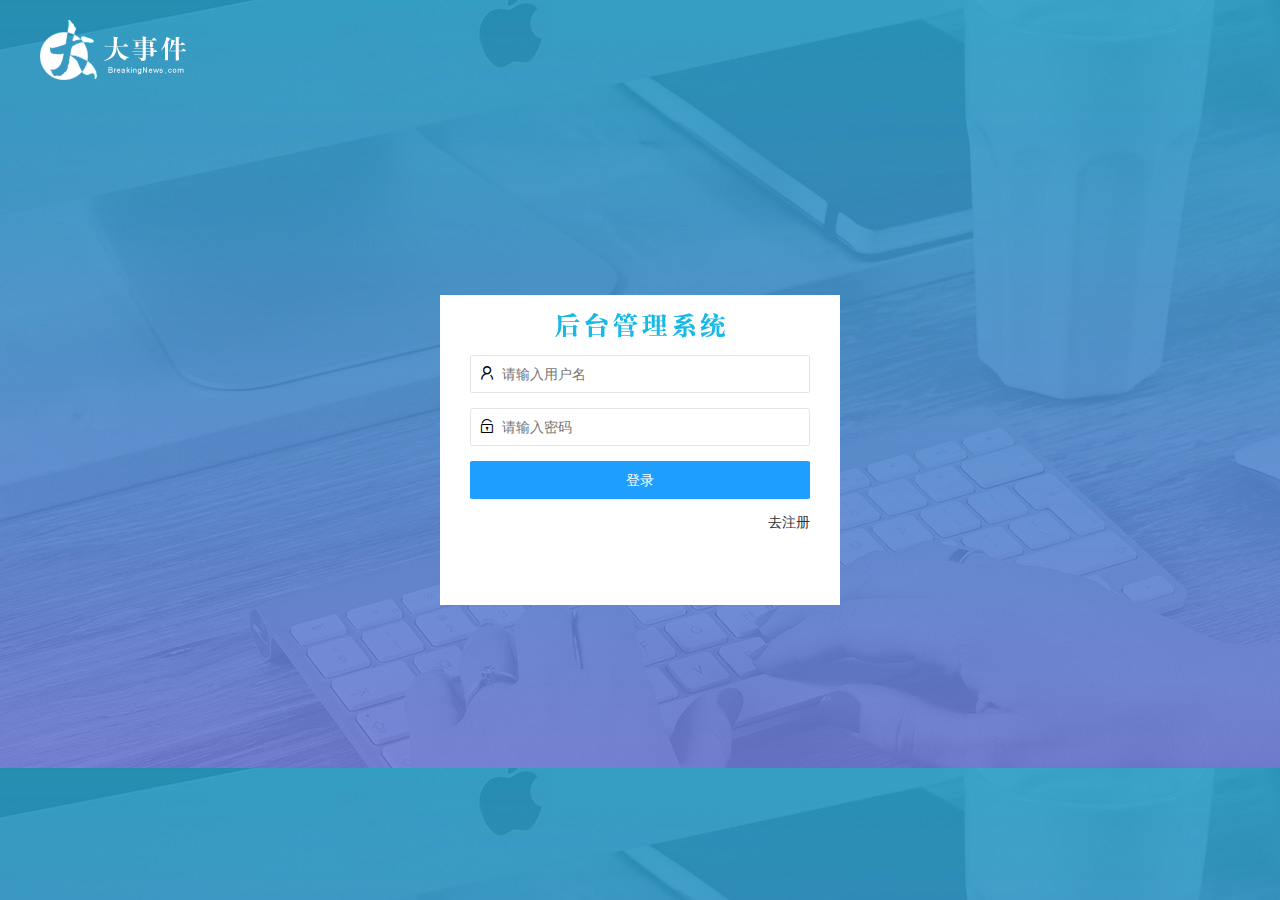
<file: login.html>
<!DOCTYPE html>
<html lang="en">

<head>
    <meta charset="UTF-8">
    <meta http-equiv="X-UA-Compatible" content="IE=edge">
    <meta name="viewport" content="width=device-width, initial-scale=1.0">
    <title>大事件登录界面</title>

    <!-- 引入layui的css -->
    <link rel="stylesheet" href="/assets/lib/layui/css/layui.css">
    <!-- 引入字体图标 -->
    <link rel="stylesheet" href="/assets/fonts/iconfont.css">
    <!-- 引入自己的css -->
    <link rel="stylesheet" href="/assets/css/longin.css">

</head>

<body>
    <!-- longin头部页面 -->
    <div class="layui-main header">
        <img src="/assets/images/logo.png" alt="">
    </div>
    <!-- 登录注册界面 -->
    <div class="longbox">
        <!-- 登录long -->
        <div class="title"></div>

        <!-- 登录界面 -->
        <div class="login_box">
            <form class="layui-form" id="form_login">
                <div class="layui-form-item">
                    <i class="layui-icon layui-icon-username"></i>
                    <input type="text" name="username" required lay-verify="required" placeholder="请输入用户名"
                        autocomplete="off" class="layui-input">
                </div>
                <div class="layui-form-item">
                    <i class="layui-icon layui-icon-password"></i>
                    <input type="text" name="password" required lay-verify="required|pass" placeholder="请输入密码"
                        autocomplete="off" class="layui-input">
                </div>
                <div class="layui-form-item">
                    <button class="layui-btn layui-btn-fluid layui-bg-blue" lay-submit lay-filter="formDemo">登录</button>
                </div>
                <div class="layui-form-item">
                    <a href="javascript:;" id="log_box">去注册</a>
                </div>

            </form>

        </div>
        <!-- 注册界面 -->
        <div class="login_age" style="display: none;">
            <form class="layui-form" id="form_log">
                <div class="layui-form-item">
                    <i class="layui-icon layui-icon-username"></i>
                    <input type="text" name="username" required lay-verify="required" placeholder="请输入用户名"
                        autocomplete="off" class="layui-input">
                </div>
                <div class="layui-form-item">
                    <i class="layui-icon layui-icon-password"></i>
                    <input type="text" name="password" required lay-verify="required|pass" placeholder="请输入密码"
                        autocomplete="off" class="layui-input">
                </div>
                <div class="layui-form-item">
                    <i class="layui-icon layui-icon-password"></i>
                    <input type="text" name="repassword" required lay-verify="required|pass|repword" placeholder="请确认密码"
                        autocomplete="off" class="layui-input">
                </div>
                <div class="layui-form-item">
                    <button class="layui-btn layui-btn-fluid layui-bg-blue" lay-submit lay-filter="formDemo">注册</button>
                </div>
                <div class="layui-form-item">
                    <a href="javascript:;" id="log_age">去登录</a>
                </div>

            </form>

        </div>
    </div>

</body>
<!-- 引入jayui的js -->
<script src="/assets/lib/layui/layui.all.js"></script>
<!-- 引入jq -->
<script src="/assets/lib/jquery.js"></script>
<!-- 引入api.js -->
<script src="/assets/js/API.js"></script>
<!-- 引入自己的js -->
<script src="/assets/js/login.js"></script>

</html>
</file>
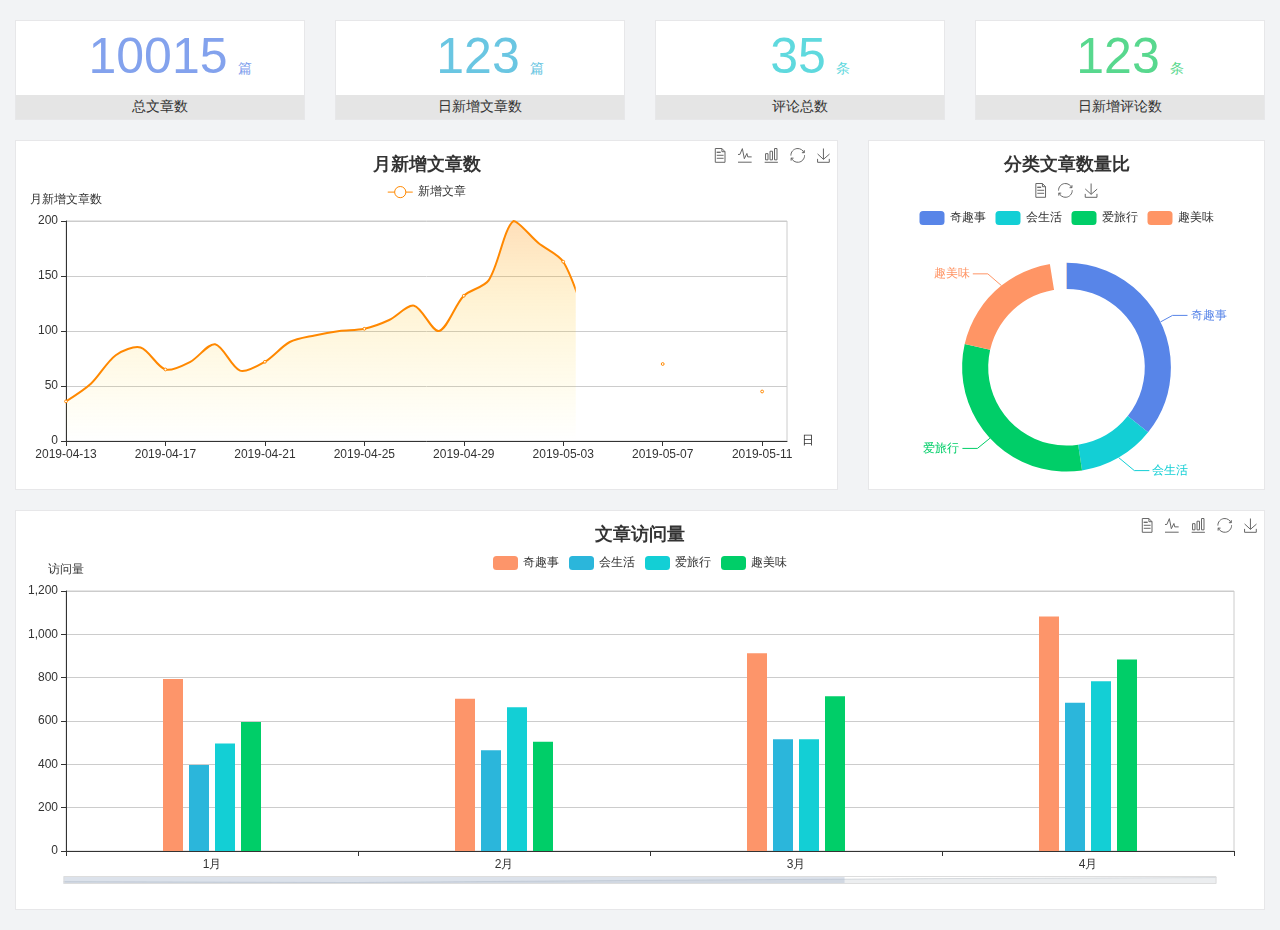
<file: home/dashboard.html>
<!DOCTYPE html>
<html lang="en">

<head>
  <meta charset="UTF-8">
  <meta name="viewport" content="width=device-width, initial-scale=1.0">
  <meta http-equiv="X-UA-Compatible" content="ie=edge">
  <title>图表统计</title>
  <link rel="stylesheet" href="../assets/lib/bootstrap.css" />
  <link rel="stylesheet" href="../assets/lib/main.css" />
  <script src="../assets/lib/jquery.js"></script>
  <script type="text/javascript" src="../assets/lib/echarts.min.js"></script>
</head>

<body>
  <div class="container-fluid">
    <div class="row spannel_list">
      <div class="col-sm-3 col-xs-6">
        <div class="spannel">
          <em>10015</em><span>篇</span>
          <b>总文章数</b>
        </div>
      </div>
      <div class="col-sm-3 col-xs-6">
        <div class="spannel scolor01">
          <em>123</em><span>篇</span>
          <b>日新增文章数</b>
        </div>
      </div>
      <div class="col-sm-3 col-xs-6">
        <div class="spannel scolor02">
          <em>35</em><span>条</span>
          <b>评论总数</b>
        </div>
      </div>
      <div class="col-sm-3 col-xs-6">
        <div class="spannel scolor03">
          <em>123</em><span>条</span>
          <b>日新增评论数</b>
        </div>
      </div>
    </div>
  </div>

  <div class="container-fluid">
    <div class="row curve-pie">
      <div class="col-lg-8 col-md-8">
        <div class="gragh_pannel" id="curve_show"></div>
      </div>
      <div class="col-lg-4 col-md-4">
        <div class="gragh_pannel" id="pie_show"></div>
      </div>
    </div>
  </div>

  <div class="container-fluid">
    <div class="column_pannel" id="column_show"></div>
  </div>

  <script>
    var oChart = echarts.init(document.getElementById('curve_show'));
    var aList_all = [
      { 'count': 36, 'date': '2019-04-13' },
      { 'count': 52, 'date': '2019-04-14' },
      { 'count': 78, 'date': '2019-04-15' },
      { 'count': 85, 'date': '2019-04-16' },
      { 'count': 65, 'date': '2019-04-17' },
      { 'count': 72, 'date': '2019-04-18' },
      { 'count': 88, 'date': '2019-04-19' },
      { 'count': 64, 'date': '2019-04-20' },
      { 'count': 72, 'date': '2019-04-21' },
      { 'count': 90, 'date': '2019-04-22' },
      { 'count': 96, 'date': '2019-04-23' },
      { 'count': 100, 'date': '2019-04-24' },
      { 'count': 102, 'date': '2019-04-25' },
      { 'count': 110, 'date': '2019-04-26' },
      { 'count': 123, 'date': '2019-04-27' },
      { 'count': 100, 'date': '2019-04-28' },
      { 'count': 132, 'date': '2019-04-29' },
      { 'count': 146, 'date': '2019-04-30' },
      { 'count': 200, 'date': '2019-05-01' },
      { 'count': 180, 'date': '2019-05-02' },
      { 'count': 163, 'date': '2019-05-03' },
      { 'count': 110, 'date': '2019-05-04' },
      { 'count': 80, 'date': '2019-05-05' },
      { 'count': 82, 'date': '2019-05-06' },
      { 'count': 70, 'date': '2019-05-07' },
      { 'count': 65, 'date': '2019-05-08' },
      { 'count': 54, 'date': '2019-05-09' },
      { 'count': 40, 'date': '2019-05-10' },
      { 'count': 45, 'date': '2019-05-11' },
      { 'count': 38, 'date': '2019-05-12' },
    ];

    let aCount = [];
    let aDate = [];

    for (var i = 0; i < aList_all.length; i++) {
      aCount.push(aList_all[i].count);
      aDate.push(aList_all[i].date);
    }

    var chartopt = {
      title: {
        text: '月新增文章数',
        left: 'center',
        top: '10'
      },
      tooltip: {
        trigger: 'axis'
      },
      legend: {
        data: ['新增文章'],
        top: '40'
      },
      toolbox: {
        show: true,
        feature: {
          mark: { show: true },
          dataView: { show: true, readOnly: false },
          magicType: { show: true, type: ['line', 'bar'] },
          restore: { show: true },
          saveAsImage: { show: true }
        }
      },
      calculable: true,
      xAxis: [
        {
          name: '日',
          type: 'category',
          boundaryGap: false,
          data: aDate
        }
      ],
      yAxis: [
        {
          name: '月新增文章数',
          type: 'value'
        }
      ],
      series: [
        {
          name: '新增文章',
          type: 'line',
          smooth: true,
          itemStyle: { normal: { areaStyle: { type: 'default' }, color: '#f80' }, lineStyle: { color: '#f80' } },
          data: aCount
        }],
      areaStyle: {
        normal: {
          color: new echarts.graphic.LinearGradient(0, 0, 0, 1, [{
            offset: 0,
            color: 'rgba(255,136,0,0.39)'
          }, {
            offset: .34,
            color: 'rgba(255,180,0,0.25)'
          }, {
            offset: 1,
            color: 'rgba(255,222,0,0.00)'
          }])

        }
      },
      grid: {
        show: true,
        x: 50,
        x2: 50,
        y: 80,
        height: 220
      }
    };

    oChart.setOption(chartopt);


    var oPie = echarts.init(document.getElementById('pie_show'));
    var oPieopt =
    {
      title: {
        top: 10,
        text: '分类文章数量比',
        x: 'center'
      },
      tooltip: {
        trigger: 'item',
        formatter: "{a} <br/>{b} : {c} ({d}%)"
      },
      color: ['#5885e8', '#13cfd5', '#00ce68', '#ff9565'],
      legend: {
        x: 'center',
        top: 65,
        data: ['奇趣事', '会生活', '爱旅行', '趣美味']
      },
      toolbox: {
        show: true,
        x: 'center',
        top: 35,
        feature: {
          mark: { show: true },
          dataView: { show: true, readOnly: false },
          magicType: {
            show: true,
            type: ['pie', 'funnel'],
            option: {
              funnel: {
                x: '25%',
                width: '50%',
                funnelAlign: 'left',
                max: 1548
              }
            }
          },
          restore: { show: true },
          saveAsImage: { show: true }
        }
      },
      calculable: true,
      series: [
        {
          name: '访问来源',
          type: 'pie',
          radius: ['45%', '60%'],
          center: ['50%', '65%'],
          data: [
            { value: 300, name: '奇趣事' },
            { value: 100, name: '会生活' },
            { value: 260, name: '爱旅行' },
            { value: 180, name: '趣美味' }
          ]
        }
      ]
    };
    oPie.setOption(oPieopt);



    var oColumn = this.echarts.init(document.getElementById('column_show'));
    var oColumnopt =
    {
      title: {
        text: '文章访问量',
        left: 'center',
        top: '10'
      },
      tooltip: {
        trigger: 'axis'
      },
      legend: {
        data: ['奇趣事', '会生活', '爱旅行', '趣美味'],
        top: '40'
      },
      toolbox: {
        show: true,
        feature: {
          mark: { show: true },
          dataView: { show: true, readOnly: false },
          magicType: { show: true, type: ['line', 'bar'] },
          restore: { show: true },
          saveAsImage: { show: true }
        }
      },
      calculable: true,
      xAxis: [
        {
          type: 'category',
          data: ['1月', '2月', '3月', '4月', '5月']
        }
      ],
      yAxis: [
        {
          name: '访问量',
          type: 'value'
        }
      ],
      series: [
        {
          name: '奇趣事',
          type: 'bar',
          barWidth: 20,
          itemStyle: {
            normal: { areaStyle: { type: 'default' }, color: '#fd956a' }
          },
          data: [800, 708, 920, 1090, 1200]
        },
        {
          name: '会生活',
          type: 'bar',
          barWidth: 20,
          itemStyle: {
            normal: { areaStyle: { type: 'default' }, color: '#2bb6db' }
          },
          data: [400, 468, 520, 690, 800]
        },
        {
          name: '爱旅行',
          type: 'bar',
          barWidth: 20,
          itemStyle: {
            normal: { areaStyle: { type: 'default' }, color: '#13cfd5' }
          },
          data: [500, 668, 520, 790, 900]
        },
        {
          name: '趣美味',
          type: 'bar',
          barWidth: 20,
          itemStyle: {
            normal: { areaStyle: { type: 'default' }, color: '#00ce68' }
          },
          data: [600, 508, 720, 890, 1000]
        }
      ],
      grid: {
        show: true,
        x: 50,
        x2: 30,
        y: 80,
        height: 260
      },
      dataZoom: [//给x轴设置滚动条
        {
          start: 0,//默认为0
          end: 100 - 1000 / 31,//默认为100
          type: 'slider',
          show: true,
          xAxisIndex: [0],
          handleSize: 0,//滑动条的 左右2个滑动条的大小
          height: 8,//组件高度
          left: 45, //左边的距离
          right: 50,//右边的距离
          bottom: 26,//右边的距离
          handleColor: '#ddd',//h滑动图标的颜色
          handleStyle: {
            borderColor: "#cacaca",
            borderWidth: "1",
            shadowBlur: 2,
            background: "#ddd",
            shadowColor: "#ddd",
          }
        }]
    };
    oColumn.setOption(oColumnopt);
  </script>
</body>

</html>
</file>
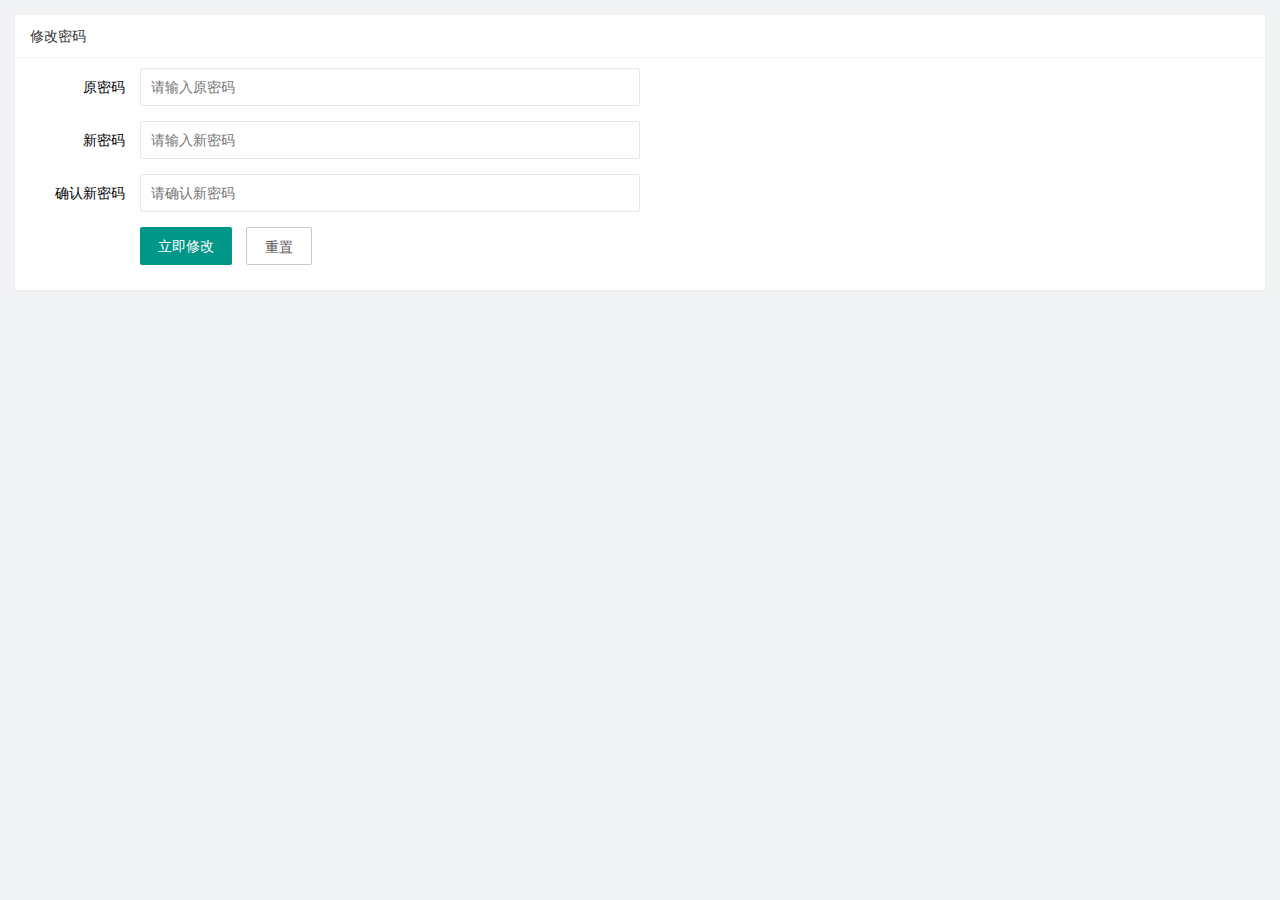
<file: user/user_atavar.html>
<!DOCTYPE html>
<html lang="en">

<head>
    <meta charset="UTF-8">
    <meta http-equiv="X-UA-Compatible" content="IE=edge">
    <meta name="viewport" content="width=device-width, initial-scale=1.0">
    <title>个人信息</title>
    <!-- 引入layuicss -->
    <link rel="stylesheet" href="/assets/lib/layui/css/layui.css">
    <!-- 引入自己的css -->
    <link rel="stylesheet" href="/assets/css/user/user_pwd.css">
</head>

<body>
    <!-- 修改用户信息模块 -->
    <div class="layui-card">
        <div class="layui-card-header">修改密码</div>
        <div class="layui-card-body">
            <form class="layui-form" lay-filter="formuserbifo">
                <input type="hidden" name="id">
                <div class="layui-form-item">
                    <label class="layui-form-label">原密码</label>
                    <div class="layui-input-block">
                        <input type="text" name="oldPwd" required lay-verify="required|pass" placeholder="请输入原密码"
                            autocomplete="off" class="layui-input">
                    </div>
                </div>
                <div class="layui-form-item">
                    <label class="layui-form-label">新密码</label>
                    <div class="layui-input-block">
                        <input type="text" name="newPwd" required lay-verify="required|username|pass"
                            placeholder="请输入新密码" autocomplete="off" class="layui-input">
                    </div>
                </div>
                <div class="layui-form-item">
                    <label class="layui-form-label">确认新密码</label>
                    <div class="layui-input-block">
                        <input type="text" name="rwPwd" required lay-verify="required|pass|word" placeholder="请确认新密码"
                            autocomplete="off" class="layui-input">
                    </div>
                </div>
                <div class="layui-form-item">
                    <div class="layui-input-block">
                        <button class="layui-btn" lay-submit lay-filter="formDemo">立即修改</button>
                        <button type="reset" class="layui-btn layui-btn-primary">重置</button>
                    </div>
                </div>
            </form>
        </div>
    </div>
</body>
<!-- 引入layui的js -->
<script src="/assets/lib/layui/layui.all.js"></script>
<!-- 引入jquery -->
<script src="/assets/lib/jquery.js"></script>
<!-- 引入apijs -->
<script src="/assets/js/API.js"></script>
<!-- 引入自己的js -->
<script src="/assets/js/user/user_pwd.js"></script>

</html>
</file>
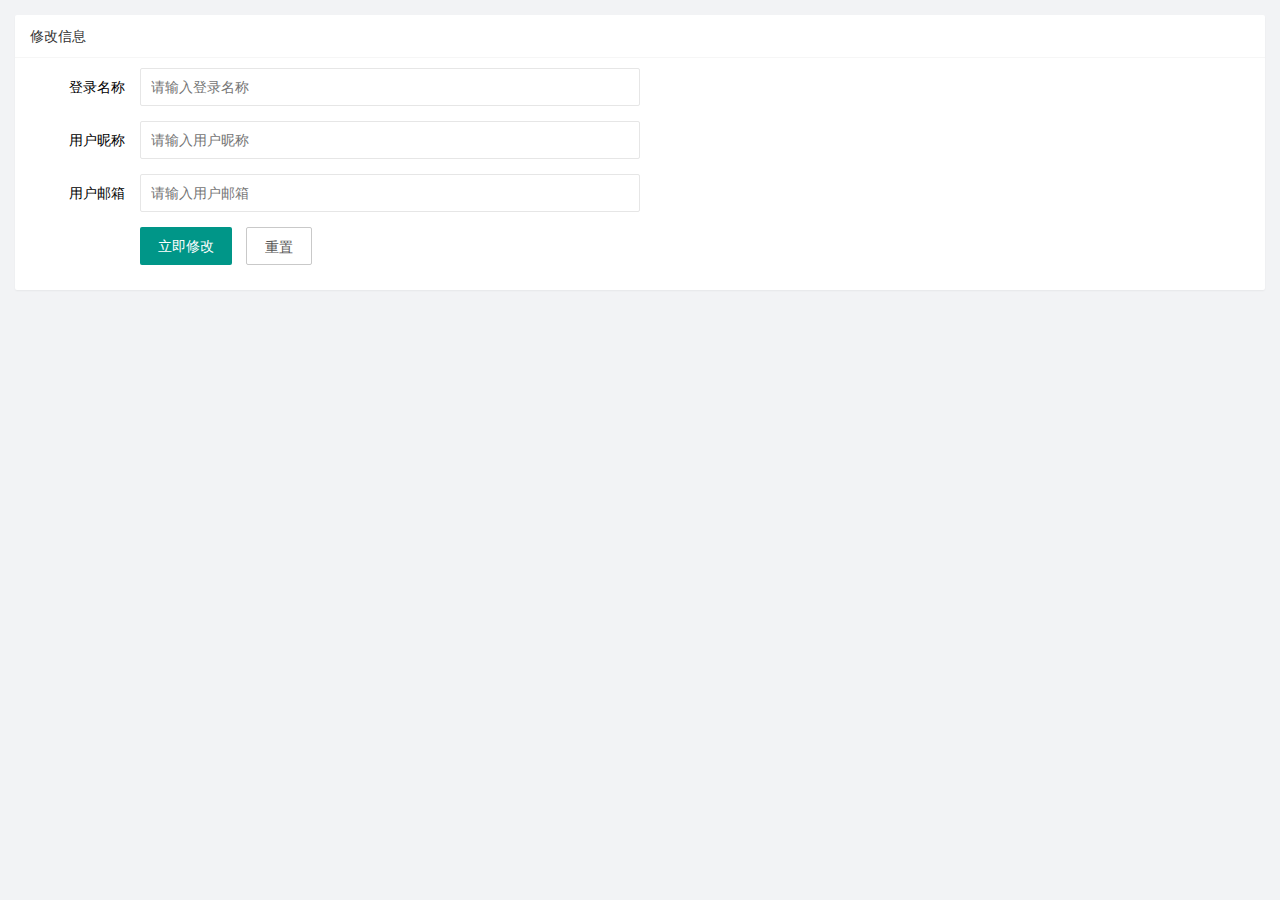
<file: user/user_info.html>
<!DOCTYPE html>
<html lang="en">

<head>
    <meta charset="UTF-8">
    <meta http-equiv="X-UA-Compatible" content="IE=edge">
    <meta name="viewport" content="width=device-width, initial-scale=1.0">
    <title>个人信息</title>
    <!-- 引入layuicss -->
    <link rel="stylesheet" href="/assets/lib/layui/css/layui.css">
    <!-- 引入自己的css -->
    <link rel="stylesheet" href="/assets/css/user/user_info.css">
</head>

<body>
    <!-- 修改用户信息模块 -->
    <div class="layui-card">
        <div class="layui-card-header">修改信息</div>
        <div class="layui-card-body">
            <form class="layui-form" lay-filter="formuserbifo">
                <input type="hidden" name="id">
                <div class="layui-form-item">
                    <label class="layui-form-label">登录名称</label>
                    <div class="layui-input-block">
                        <input type="text" name="username" required lay-verify="required" placeholder="请输入登录名称"
                            autocomplete="off" class="layui-input">
                    </div>
                </div>
                <div class="layui-form-item">
                    <label class="layui-form-label">用户昵称</label>
                    <div class="layui-input-block">
                        <input type="text" name="nickname" required lay-verify="required|nickname" placeholder="请输入用户昵称"
                            autocomplete="off" class="layui-input">
                    </div>
                </div>
                <div class="layui-form-item">
                    <label class="layui-form-label">用户邮箱</label>
                    <div class="layui-input-block">
                        <input type="text" name="email" required lay-verify="required" placeholder="请输入用户邮箱"
                            autocomplete="off" class="layui-input">
                    </div>
                </div>
                <div class="layui-form-item">
                    <div class="layui-input-block">
                        <button class="layui-btn" lay-submit lay-filter="formDemo">立即修改</button>
                        <button type="reset" class="layui-btn layui-btn-primary" id="onreset">重置</button>
                    </div>
                </div>
            </form>
        </div>
    </div>
</body>
<!-- 引入layui的js -->
<script src="/assets/lib/layui/layui.all.js"></script>
<!-- 引入jquery -->
<script src="/assets/lib/jquery.js"></script>
<!-- 引入apijs -->
<script src="/assets/js/API.js"></script>
<!-- 引入自己的js -->
<script src="/assets/js/user/user_info.js"></script>

</html>
</file>
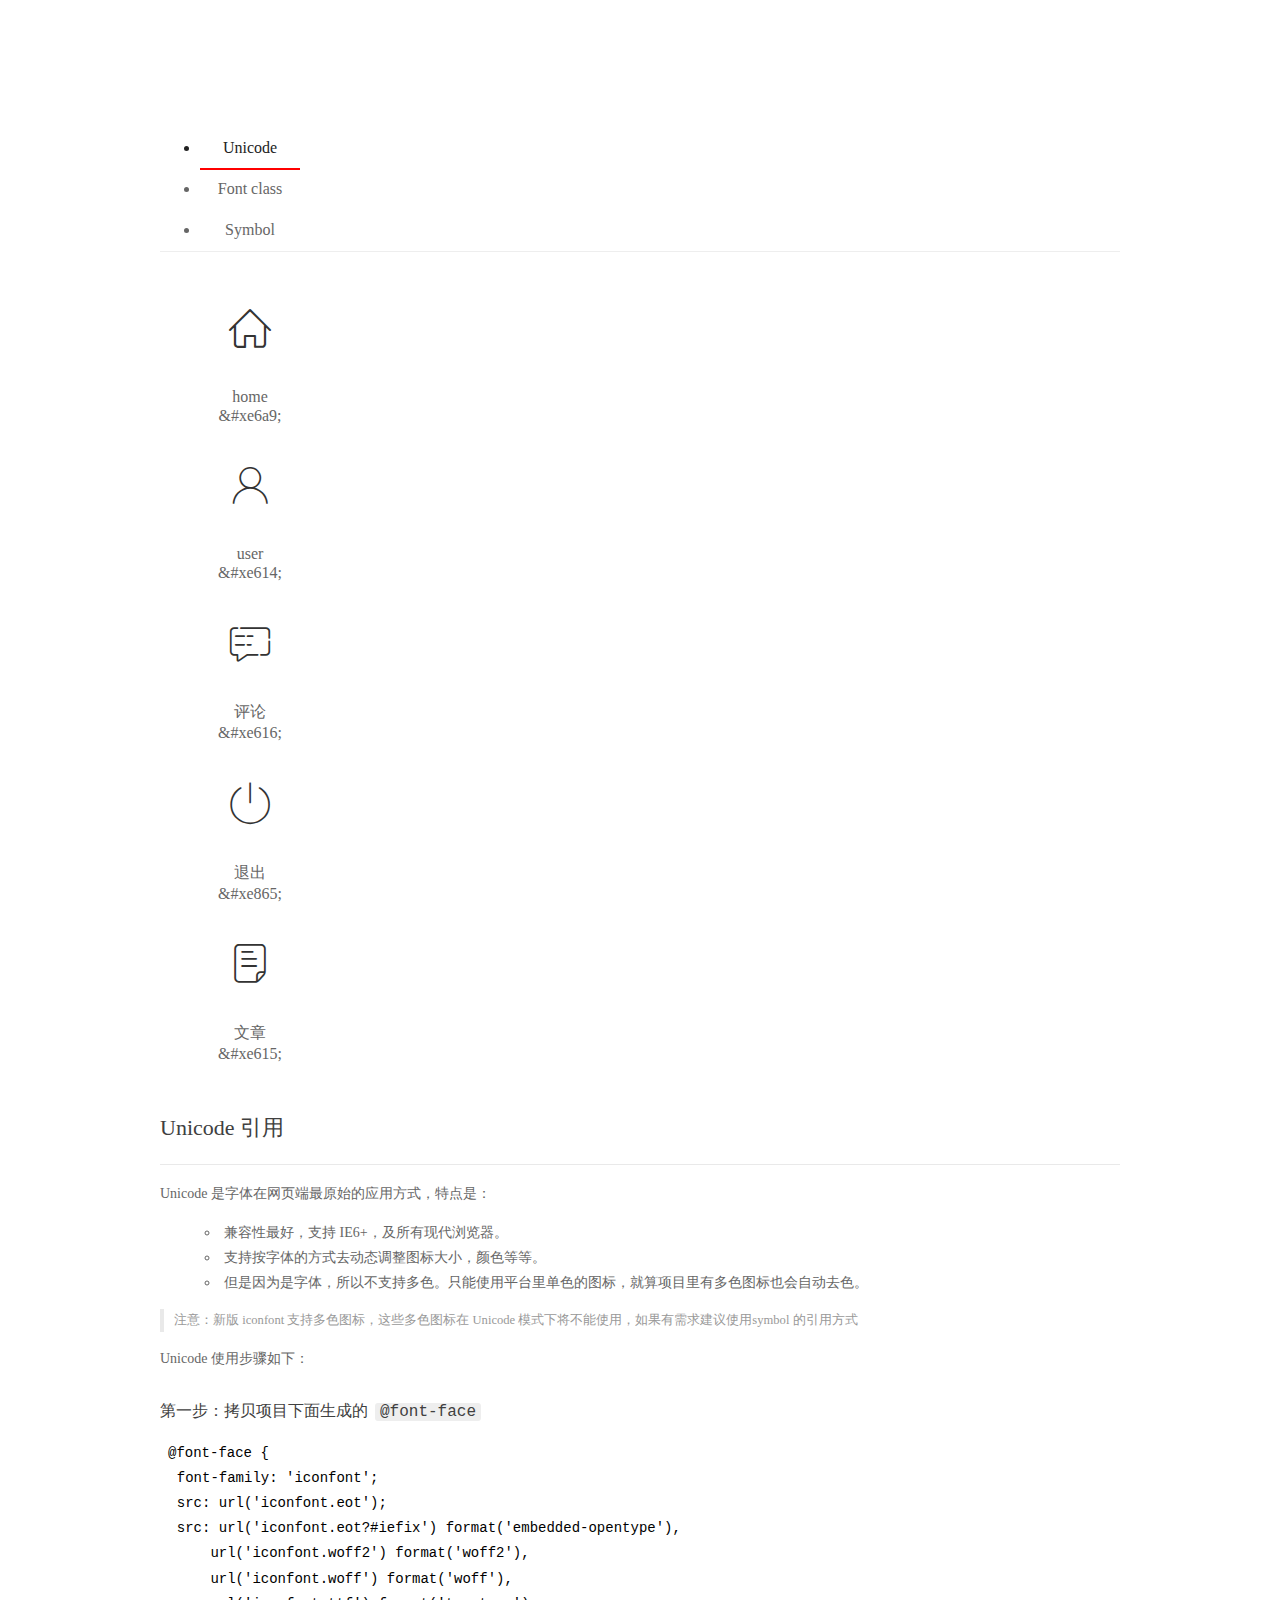
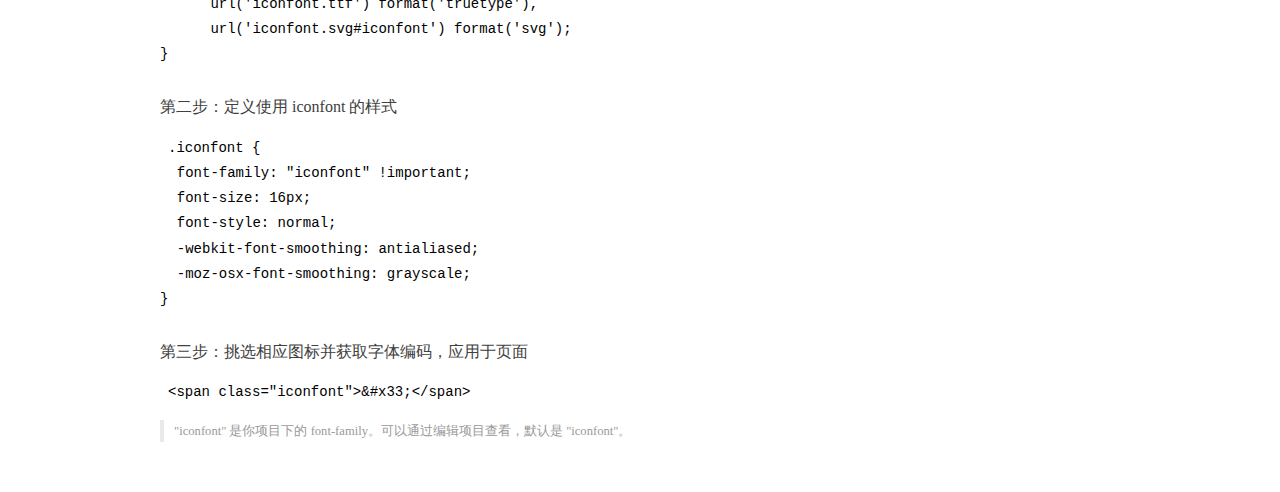
<file: assets/fonts/demo_index.html>
<!DOCTYPE html>
<html>
<head>
  <meta charset="utf-8"/>
  <title>IconFont Demo</title>
  <link rel="shortcut icon" href="https://gtms04.alicdn.com/tps/i4/TB1_oz6GVXXXXaFXpXXJDFnIXXX-64-64.ico" type="image/x-icon"/>
  <link rel="stylesheet" href="https://g.alicdn.com/thx/cube/1.3.2/cube.min.css">
  <link rel="stylesheet" href="demo.css">
  <link rel="stylesheet" href="iconfont.css">
  <script src="iconfont.js"></script>
  <!-- jQuery -->
  <script src="https://a1.alicdn.com/oss/uploads/2018/12/26/7bfddb60-08e8-11e9-9b04-53e73bb6408b.js"></script>
  <!-- 代码高亮 -->
  <script src="https://a1.alicdn.com/oss/uploads/2018/12/26/a3f714d0-08e6-11e9-8a15-ebf944d7534c.js"></script>
</head>
<body>
  <div class="main">
    <h1 class="logo"><a href="https://www.iconfont.cn/" title="iconfont 首页" target="_blank">&#xe86b;</a></h1>
    <div class="nav-tabs">
      <ul id="tabs" class="dib-box">
        <li class="dib active"><span>Unicode</span></li>
        <li class="dib"><span>Font class</span></li>
        <li class="dib"><span>Symbol</span></li>
      </ul>
      
    </div>
    <div class="tab-container">
      <div class="content unicode" style="display: block;">
          <ul class="icon_lists dib-box">
          
            <li class="dib">
              <span class="icon iconfont">&#xe6a9;</span>
                <div class="name">home</div>
                <div class="code-name">&amp;#xe6a9;</div>
              </li>
          
            <li class="dib">
              <span class="icon iconfont">&#xe614;</span>
                <div class="name">user</div>
                <div class="code-name">&amp;#xe614;</div>
              </li>
          
            <li class="dib">
              <span class="icon iconfont">&#xe616;</span>
                <div class="name">评论</div>
                <div class="code-name">&amp;#xe616;</div>
              </li>
          
            <li class="dib">
              <span class="icon iconfont">&#xe865;</span>
                <div class="name">退出</div>
                <div class="code-name">&amp;#xe865;</div>
              </li>
          
            <li class="dib">
              <span class="icon iconfont">&#xe615;</span>
                <div class="name">文章</div>
                <div class="code-name">&amp;#xe615;</div>
              </li>
          
          </ul>
          <div class="article markdown">
          <h2 id="unicode-">Unicode 引用</h2>
          <hr>

          <p>Unicode 是字体在网页端最原始的应用方式，特点是：</p>
          <ul>
            <li>兼容性最好，支持 IE6+，及所有现代浏览器。</li>
            <li>支持按字体的方式去动态调整图标大小，颜色等等。</li>
            <li>但是因为是字体，所以不支持多色。只能使用平台里单色的图标，就算项目里有多色图标也会自动去色。</li>
          </ul>
          <blockquote>
            <p>注意：新版 iconfont 支持多色图标，这些多色图标在 Unicode 模式下将不能使用，如果有需求建议使用symbol 的引用方式</p>
          </blockquote>
          <p>Unicode 使用步骤如下：</p>
          <h3 id="-font-face">第一步：拷贝项目下面生成的 <code>@font-face</code></h3>
<pre><code class="language-css"
>@font-face {
  font-family: 'iconfont';
  src: url('iconfont.eot');
  src: url('iconfont.eot?#iefix') format('embedded-opentype'),
      url('iconfont.woff2') format('woff2'),
      url('iconfont.woff') format('woff'),
      url('iconfont.ttf') format('truetype'),
      url('iconfont.svg#iconfont') format('svg');
}
</code></pre>
          <h3 id="-iconfont-">第二步：定义使用 iconfont 的样式</h3>
<pre><code class="language-css"
>.iconfont {
  font-family: "iconfont" !important;
  font-size: 16px;
  font-style: normal;
  -webkit-font-smoothing: antialiased;
  -moz-osx-font-smoothing: grayscale;
}
</code></pre>
          <h3 id="-">第三步：挑选相应图标并获取字体编码，应用于页面</h3>
<pre>
<code class="language-html"
>&lt;span class="iconfont"&gt;&amp;#x33;&lt;/span&gt;
</code></pre>
          <blockquote>
            <p>"iconfont" 是你项目下的 font-family。可以通过编辑项目查看，默认是 "iconfont"。</p>
          </blockquote>
          </div>
      </div>
      <div class="content font-class">
        <ul class="icon_lists dib-box">
          
          <li class="dib">
            <span class="icon iconfont icon-home"></span>
            <div class="name">
              home
            </div>
            <div class="code-name">.icon-home
            </div>
          </li>
          
          <li class="dib">
            <span class="icon iconfont icon-user"></span>
            <div class="name">
              user
            </div>
            <div class="code-name">.icon-user
            </div>
          </li>
          
          <li class="dib">
            <span class="icon iconfont icon-pinglun"></span>
            <div class="name">
              评论
            </div>
            <div class="code-name">.icon-pinglun
            </div>
          </li>
          
          <li class="dib">
            <span class="icon iconfont icon-tuichu"></span>
            <div class="name">
              退出
            </div>
            <div class="code-name">.icon-tuichu
            </div>
          </li>
          
          <li class="dib">
            <span class="icon iconfont icon-16"></span>
            <div class="name">
              文章
            </div>
            <div class="code-name">.icon-16
            </div>
          </li>
          
        </ul>
        <div class="article markdown">
        <h2 id="font-class-">font-class 引用</h2>
        <hr>

        <p>font-class 是 Unicode 使用方式的一种变种，主要是解决 Unicode 书写不直观，语意不明确的问题。</p>
        <p>与 Unicode 使用方式相比，具有如下特点：</p>
        <ul>
          <li>兼容性良好，支持 IE8+，及所有现代浏览器。</li>
          <li>相比于 Unicode 语意明确，书写更直观。可以很容易分辨这个 icon 是什么。</li>
          <li>因为使用 class 来定义图标，所以当要替换图标时，只需要修改 class 里面的 Unicode 引用。</li>
          <li>不过因为本质上还是使用的字体，所以多色图标还是不支持的。</li>
        </ul>
        <p>使用步骤如下：</p>
        <h3 id="-fontclass-">第一步：引入项目下面生成的 fontclass 代码：</h3>
<pre><code class="language-html">&lt;link rel="stylesheet" href="./iconfont.css"&gt;
</code></pre>
        <h3 id="-">第二步：挑选相应图标并获取类名，应用于页面：</h3>
<pre><code class="language-html">&lt;span class="iconfont icon-xxx"&gt;&lt;/span&gt;
</code></pre>
        <blockquote>
          <p>"
            iconfont" 是你项目下的 font-family。可以通过编辑项目查看，默认是 "iconfont"。</p>
        </blockquote>
      </div>
      </div>
      <div class="content symbol">
          <ul class="icon_lists dib-box">
          
            <li class="dib">
                <svg class="icon svg-icon" aria-hidden="true">
                  <use xlink:href="#icon-home"></use>
                </svg>
                <div class="name">home</div>
                <div class="code-name">#icon-home</div>
            </li>
          
            <li class="dib">
                <svg class="icon svg-icon" aria-hidden="true">
                  <use xlink:href="#icon-user"></use>
                </svg>
                <div class="name">user</div>
                <div class="code-name">#icon-user</div>
            </li>
          
            <li class="dib">
                <svg class="icon svg-icon" aria-hidden="true">
                  <use xlink:href="#icon-pinglun"></use>
                </svg>
                <div class="name">评论</div>
                <div class="code-name">#icon-pinglun</div>
            </li>
          
            <li class="dib">
                <svg class="icon svg-icon" aria-hidden="true">
                  <use xlink:href="#icon-tuichu"></use>
                </svg>
                <div class="name">退出</div>
                <div class="code-name">#icon-tuichu</div>
            </li>
          
            <li class="dib">
                <svg class="icon svg-icon" aria-hidden="true">
                  <use xlink:href="#icon-16"></use>
                </svg>
                <div class="name">文章</div>
                <div class="code-name">#icon-16</div>
            </li>
          
          </ul>
          <div class="article markdown">
          <h2 id="symbol-">Symbol 引用</h2>
          <hr>

          <p>这是一种全新的使用方式，应该说这才是未来的主流，也是平台目前推荐的用法。相关介绍可以参考这篇<a href="">文章</a>
            这种用法其实是做了一个 SVG 的集合，与另外两种相比具有如下特点：</p>
          <ul>
            <li>支持多色图标了，不再受单色限制。</li>
            <li>通过一些技巧，支持像字体那样，通过 <code>font-size</code>, <code>color</code> 来调整样式。</li>
            <li>兼容性较差，支持 IE9+，及现代浏览器。</li>
            <li>浏览器渲染 SVG 的性能一般，还不如 png。</li>
          </ul>
          <p>使用步骤如下：</p>
          <h3 id="-symbol-">第一步：引入项目下面生成的 symbol 代码：</h3>
<pre><code class="language-html">&lt;script src="./iconfont.js"&gt;&lt;/script&gt;
</code></pre>
          <h3 id="-css-">第二步：加入通用 CSS 代码（引入一次就行）：</h3>
<pre><code class="language-html">&lt;style&gt;
.icon {
  width: 1em;
  height: 1em;
  vertical-align: -0.15em;
  fill: currentColor;
  overflow: hidden;
}
&lt;/style&gt;
</code></pre>
          <h3 id="-">第三步：挑选相应图标并获取类名，应用于页面：</h3>
<pre><code class="language-html">&lt;svg class="icon" aria-hidden="true"&gt;
  &lt;use xlink:href="#icon-xxx"&gt;&lt;/use&gt;
&lt;/svg&gt;
</code></pre>
          </div>
      </div>

    </div>
  </div>
  <script>
  $(document).ready(function () {
      $('.tab-container .content:first').show()

      $('#tabs li').click(function (e) {
        var tabContent = $('.tab-container .content')
        var index = $(this).index()

        if ($(this).hasClass('active')) {
          return
        } else {
          $('#tabs li').removeClass('active')
          $(this).addClass('active')

          tabContent.hide().eq(index).fadeIn()
        }
      })
    })
  </script>
</body>
</html>
</file>
<file: assets/lib/layui/css/layui.css>
/** layui-v2.5.5 MIT License By https://www.layui.com */
 .layui-inline,img{display:inline-block;vertical-align:middle}h1,h2,h3,h4,h5,h6{font-weight:400}.layui-edge,.layui-header,.layui-inline,.layui-main{position:relative}.layui-body,.layui-edge,.layui-elip{overflow:hidden}.layui-btn,.layui-edge,.layui-inline,img{vertical-align:middle}.layui-btn,.layui-disabled,.layui-icon,.layui-unselect{-moz-user-select:none;-webkit-user-select:none;-ms-user-select:none}.layui-elip,.layui-form-checkbox span,.layui-form-pane .layui-form-label{text-overflow:ellipsis;white-space:nowrap}.layui-breadcrumb,.layui-tree-btnGroup{visibility:hidden}blockquote,body,button,dd,div,dl,dt,form,h1,h2,h3,h4,h5,h6,input,li,ol,p,pre,td,textarea,th,ul{margin:0;padding:0;-webkit-tap-highlight-color:rgba(0,0,0,0)}a:active,a:hover{outline:0}img{border:none}li{list-style:none}table{border-collapse:collapse;border-spacing:0}h4,h5,h6{font-size:100%}button,input,optgroup,option,select,textarea{font-family:inherit;font-size:inherit;font-style:inherit;font-weight:inherit;outline:0}pre{white-space:pre-wrap;white-space:-moz-pre-wrap;white-space:-pre-wrap;white-space:-o-pre-wrap;word-wrap:break-word}body{line-height:24px;font:14px Helvetica Neue,Helvetica,PingFang SC,Tahoma,Arial,sans-serif}hr{height:1px;margin:10px 0;border:0;clear:both}a{color:#333;text-decoration:none}a:hover{color:#777}a cite{font-style:normal;*cursor:pointer}.layui-border-box,.layui-border-box *{box-sizing:border-box}.layui-box,.layui-box *{box-sizing:content-box}.layui-clear{clear:both;*zoom:1}.layui-clear:after{content:'\20';clear:both;*zoom:1;display:block;height:0}.layui-inline{*display:inline;*zoom:1}.layui-edge{display:inline-block;width:0;height:0;border-width:6px;border-style:dashed;border-color:transparent}.layui-edge-top{top:-4px;border-bottom-color:#999;border-bottom-style:solid}.layui-edge-right{border-left-color:#999;border-left-style:solid}.layui-edge-bottom{top:2px;border-top-color:#999;border-top-style:solid}.layui-edge-left{border-right-color:#999;border-right-style:solid}.layui-disabled,.layui-disabled:hover{color:#d2d2d2!important;cursor:not-allowed!important}.layui-circle{border-radius:100%}.layui-show{display:block!important}.layui-hide{display:none!important}@font-face{font-family:layui-icon;src:url(../font/iconfont.eot?v=250);src:url(../font/iconfont.eot?v=250#iefix) format('embedded-opentype'),url(../font/iconfont.woff2?v=250) format('woff2'),url(../font/iconfont.woff?v=250) format('woff'),url(../font/iconfont.ttf?v=250) format('truetype'),url(../font/iconfont.svg?v=250#layui-icon) format('svg')}.layui-icon{font-family:layui-icon!important;font-size:16px;font-style:normal;-webkit-font-smoothing:antialiased;-moz-osx-font-smoothing:grayscale}.layui-icon-reply-fill:before{content:"\e611"}.layui-icon-set-fill:before{content:"\e614"}.layui-icon-menu-fill:before{content:"\e60f"}.layui-icon-search:before{content:"\e615"}.layui-icon-share:before{content:"\e641"}.layui-icon-set-sm:before{content:"\e620"}.layui-icon-engine:before{content:"\e628"}.layui-icon-close:before{content:"\1006"}.layui-icon-close-fill:before{content:"\1007"}.layui-icon-chart-screen:before{content:"\e629"}.layui-icon-star:before{content:"\e600"}.layui-icon-circle-dot:before{content:"\e617"}.layui-icon-chat:before{content:"\e606"}.layui-icon-release:before{content:"\e609"}.layui-icon-list:before{content:"\e60a"}.layui-icon-chart:before{content:"\e62c"}.layui-icon-ok-circle:before{content:"\1005"}.layui-icon-layim-theme:before{content:"\e61b"}.layui-icon-table:before{content:"\e62d"}.layui-icon-right:before{content:"\e602"}.layui-icon-left:before{content:"\e603"}.layui-icon-cart-simple:before{content:"\e698"}.layui-icon-face-cry:before{content:"\e69c"}.layui-icon-face-smile:before{content:"\e6af"}.layui-icon-survey:before{content:"\e6b2"}.layui-icon-tree:before{content:"\e62e"}.layui-icon-upload-circle:before{content:"\e62f"}.layui-icon-add-circle:before{content:"\e61f"}.layui-icon-download-circle:before{content:"\e601"}.layui-icon-templeate-1:before{content:"\e630"}.layui-icon-util:before{content:"\e631"}.layui-icon-face-surprised:before{content:"\e664"}.layui-icon-edit:before{content:"\e642"}.layui-icon-speaker:before{content:"\e645"}.layui-icon-down:before{content:"\e61a"}.layui-icon-file:before{content:"\e621"}.layui-icon-layouts:before{content:"\e632"}.layui-icon-rate-half:before{content:"\e6c9"}.layui-icon-add-circle-fine:before{content:"\e608"}.layui-icon-prev-circle:before{content:"\e633"}.layui-icon-read:before{content:"\e705"}.layui-icon-404:before{content:"\e61c"}.layui-icon-carousel:before{content:"\e634"}.layui-icon-help:before{content:"\e607"}.layui-icon-code-circle:before{content:"\e635"}.layui-icon-water:before{content:"\e636"}.layui-icon-username:before{content:"\e66f"}.layui-icon-find-fill:before{content:"\e670"}.layui-icon-about:before{content:"\e60b"}.layui-icon-location:before{content:"\e715"}.layui-icon-up:before{content:"\e619"}.layui-icon-pause:before{content:"\e651"}.layui-icon-date:before{content:"\e637"}.layui-icon-layim-uploadfile:before{content:"\e61d"}.layui-icon-delete:before{content:"\e640"}.layui-icon-play:before{content:"\e652"}.layui-icon-top:before{content:"\e604"}.layui-icon-friends:before{content:"\e612"}.layui-icon-refresh-3:before{content:"\e9aa"}.layui-icon-ok:before{content:"\e605"}.layui-icon-layer:before{content:"\e638"}.layui-icon-face-smile-fine:before{content:"\e60c"}.layui-icon-dollar:before{content:"\e659"}.layui-icon-group:before{content:"\e613"}.layui-icon-layim-download:before{content:"\e61e"}.layui-icon-picture-fine:before{content:"\e60d"}.layui-icon-link:before{content:"\e64c"}.layui-icon-diamond:before{content:"\e735"}.layui-icon-log:before{content:"\e60e"}.layui-icon-rate-solid:before{content:"\e67a"}.layui-icon-fonts-del:before{content:"\e64f"}.layui-icon-unlink:before{content:"\e64d"}.layui-icon-fonts-clear:before{content:"\e639"}.layui-icon-triangle-r:before{content:"\e623"}.layui-icon-circle:before{content:"\e63f"}.layui-icon-radio:before{content:"\e643"}.layui-icon-align-center:before{content:"\e647"}.layui-icon-align-right:before{content:"\e648"}.layui-icon-align-left:before{content:"\e649"}.layui-icon-loading-1:before{content:"\e63e"}.layui-icon-return:before{content:"\e65c"}.layui-icon-fonts-strong:before{content:"\e62b"}.layui-icon-upload:before{content:"\e67c"}.layui-icon-dialogue:before{content:"\e63a"}.layui-icon-video:before{content:"\e6ed"}.layui-icon-headset:before{content:"\e6fc"}.layui-icon-cellphone-fine:before{content:"\e63b"}.layui-icon-add-1:before{content:"\e654"}.layui-icon-face-smile-b:before{content:"\e650"}.layui-icon-fonts-html:before{content:"\e64b"}.layui-icon-form:before{content:"\e63c"}.layui-icon-cart:before{content:"\e657"}.layui-icon-camera-fill:before{content:"\e65d"}.layui-icon-tabs:before{content:"\e62a"}.layui-icon-fonts-code:before{content:"\e64e"}.layui-icon-fire:before{content:"\e756"}.layui-icon-set:before{content:"\e716"}.layui-icon-fonts-u:before{content:"\e646"}.layui-icon-triangle-d:before{content:"\e625"}.layui-icon-tips:before{content:"\e702"}.layui-icon-picture:before{content:"\e64a"}.layui-icon-more-vertical:before{content:"\e671"}.layui-icon-flag:before{content:"\e66c"}.layui-icon-loading:before{content:"\e63d"}.layui-icon-fonts-i:before{content:"\e644"}.layui-icon-refresh-1:before{content:"\e666"}.layui-icon-rmb:before{content:"\e65e"}.layui-icon-home:before{content:"\e68e"}.layui-icon-user:before{content:"\e770"}.layui-icon-notice:before{content:"\e667"}.layui-icon-login-weibo:before{content:"\e675"}.layui-icon-voice:before{content:"\e688"}.layui-icon-upload-drag:before{content:"\e681"}.layui-icon-login-qq:before{content:"\e676"}.layui-icon-snowflake:before{content:"\e6b1"}.layui-icon-file-b:before{content:"\e655"}.layui-icon-template:before{content:"\e663"}.layui-icon-auz:before{content:"\e672"}.layui-icon-console:before{content:"\e665"}.layui-icon-app:before{content:"\e653"}.layui-icon-prev:before{content:"\e65a"}.layui-icon-website:before{content:"\e7ae"}.layui-icon-next:before{content:"\e65b"}.layui-icon-component:before{content:"\e857"}.layui-icon-more:before{content:"\e65f"}.layui-icon-login-wechat:before{content:"\e677"}.layui-icon-shrink-right:before{content:"\e668"}.layui-icon-spread-left:before{content:"\e66b"}.layui-icon-camera:before{content:"\e660"}.layui-icon-note:before{content:"\e66e"}.layui-icon-refresh:before{content:"\e669"}.layui-icon-female:before{content:"\e661"}.layui-icon-male:before{content:"\e662"}.layui-icon-password:before{content:"\e673"}.layui-icon-senior:before{content:"\e674"}.layui-icon-theme:before{content:"\e66a"}.layui-icon-tread:before{content:"\e6c5"}.layui-icon-praise:before{content:"\e6c6"}.layui-icon-star-fill:before{content:"\e658"}.layui-icon-rate:before{content:"\e67b"}.layui-icon-template-1:before{content:"\e656"}.layui-icon-vercode:before{content:"\e679"}.layui-icon-cellphone:before{content:"\e678"}.layui-icon-screen-full:before{content:"\e622"}.layui-icon-screen-restore:before{content:"\e758"}.layui-icon-cols:before{content:"\e610"}.layui-icon-export:before{content:"\e67d"}.layui-icon-print:before{content:"\e66d"}.layui-icon-slider:before{content:"\e714"}.layui-icon-addition:before{content:"\e624"}.layui-icon-subtraction:before{content:"\e67e"}.layui-icon-service:before{content:"\e626"}.layui-icon-transfer:before{content:"\e691"}.layui-main{width:1140px;margin:0 auto}.layui-header{z-index:1000;height:60px}.layui-header a:hover{transition:all .5s;-webkit-transition:all .5s}.layui-side{position:fixed;left:0;top:0;bottom:0;z-index:999;width:200px;overflow-x:hidden}.layui-side-scroll{position:relative;width:220px;height:100%;overflow-x:hidden}.layui-body{position:absolute;left:200px;right:0;top:0;bottom:0;z-index:998;width:auto;overflow-y:auto;box-sizing:border-box}.layui-layout-body{overflow:hidden}.layui-layout-admin .layui-header{background-color:#23262E}.layui-layout-admin .layui-side{top:60px;width:200px;overflow-x:hidden}.layui-layout-admin .layui-body{position:fixed;top:60px;bottom:44px}.layui-layout-admin .layui-main{width:auto;margin:0 15px}.layui-layout-admin .layui-footer{position:fixed;left:200px;right:0;bottom:0;height:44px;line-height:44px;padding:0 15px;background-color:#eee}.layui-layout-admin .layui-logo{position:absolute;left:0;top:0;width:200px;height:100%;line-height:60px;text-align:center;color:#009688;font-size:16px}.layui-layout-admin .layui-header .layui-nav{background:0 0}.layui-layout-left{position:absolute!important;left:200px;top:0}.layui-layout-right{position:absolute!important;right:0;top:0}.layui-container{position:relative;margin:0 auto;padding:0 15px;box-sizing:border-box}.layui-fluid{position:relative;margin:0 auto;padding:0 15px}.layui-row:after,.layui-row:before{content:'';display:block;clear:both}.layui-col-lg1,.layui-col-lg10,.layui-col-lg11,.layui-col-lg12,.layui-col-lg2,.layui-col-lg3,.layui-col-lg4,.layui-col-lg5,.layui-col-lg6,.layui-col-lg7,.layui-col-lg8,.layui-col-lg9,.layui-col-md1,.layui-col-md10,.layui-col-md11,.layui-col-md12,.layui-col-md2,.layui-col-md3,.layui-col-md4,.layui-col-md5,.layui-col-md6,.layui-col-md7,.layui-col-md8,.layui-col-md9,.layui-col-sm1,.layui-col-sm10,.layui-col-sm11,.layui-col-sm12,.layui-col-sm2,.layui-col-sm3,.layui-col-sm4,.layui-col-sm5,.layui-col-sm6,.layui-col-sm7,.layui-col-sm8,.layui-col-sm9,.layui-col-xs1,.layui-col-xs10,.layui-col-xs11,.layui-col-xs12,.layui-col-xs2,.layui-col-xs3,.layui-col-xs4,.layui-col-xs5,.layui-col-xs6,.layui-col-xs7,.layui-col-xs8,.layui-col-xs9{position:relative;display:block;box-sizing:border-box}.layui-col-xs1,.layui-col-xs10,.layui-col-xs11,.layui-col-xs12,.layui-col-xs2,.layui-col-xs3,.layui-col-xs4,.layui-col-xs5,.layui-col-xs6,.layui-col-xs7,.layui-col-xs8,.layui-col-xs9{float:left}.layui-col-xs1{width:8.33333333%}.layui-col-xs2{width:16.66666667%}.layui-col-xs3{width:25%}.layui-col-xs4{width:33.33333333%}.layui-col-xs5{width:41.66666667%}.layui-col-xs6{width:50%}.layui-col-xs7{width:58.33333333%}.layui-col-xs8{width:66.66666667%}.layui-col-xs9{width:75%}.layui-col-xs10{width:83.33333333%}.layui-col-xs11{width:91.66666667%}.layui-col-xs12{width:100%}.layui-col-xs-offset1{margin-left:8.33333333%}.layui-col-xs-offset2{margin-left:16.66666667%}.layui-col-xs-offset3{margin-left:25%}.layui-col-xs-offset4{margin-left:33.33333333%}.layui-col-xs-offset5{margin-left:41.66666667%}.layui-col-xs-offset6{margin-left:50%}.layui-col-xs-offset7{margin-left:58.33333333%}.layui-col-xs-offset8{margin-left:66.66666667%}.layui-col-xs-offset9{margin-left:75%}.layui-col-xs-offset10{margin-left:83.33333333%}.layui-col-xs-offset11{margin-left:91.66666667%}.layui-col-xs-offset12{margin-left:100%}@media screen and (max-width:768px){.layui-hide-xs{display:none!important}.layui-show-xs-block{display:block!important}.layui-show-xs-inline{display:inline!important}.layui-show-xs-inline-block{display:inline-block!important}}@media screen and (min-width:768px){.layui-container{width:750px}.layui-hide-sm{display:none!important}.layui-show-sm-block{display:block!important}.layui-show-sm-inline{display:inline!important}.layui-show-sm-inline-block{display:inline-block!important}.layui-col-sm1,.layui-col-sm10,.layui-col-sm11,.layui-col-sm12,.layui-col-sm2,.layui-col-sm3,.layui-col-sm4,.layui-col-sm5,.layui-col-sm6,.layui-col-sm7,.layui-col-sm8,.layui-col-sm9{float:left}.layui-col-sm1{width:8.33333333%}.layui-col-sm2{width:16.66666667%}.layui-col-sm3{width:25%}.layui-col-sm4{width:33.33333333%}.layui-col-sm5{width:41.66666667%}.layui-col-sm6{width:50%}.layui-col-sm7{width:58.33333333%}.layui-col-sm8{width:66.66666667%}.layui-col-sm9{width:75%}.layui-col-sm10{width:83.33333333%}.layui-col-sm11{width:91.66666667%}.layui-col-sm12{width:100%}.layui-col-sm-offset1{margin-left:8.33333333%}.layui-col-sm-offset2{margin-left:16.66666667%}.layui-col-sm-offset3{margin-left:25%}.layui-col-sm-offset4{margin-left:33.33333333%}.layui-col-sm-offset5{margin-left:41.66666667%}.layui-col-sm-offset6{margin-left:50%}.layui-col-sm-offset7{margin-left:58.33333333%}.layui-col-sm-offset8{margin-left:66.66666667%}.layui-col-sm-offset9{margin-left:75%}.layui-col-sm-offset10{margin-left:83.33333333%}.layui-col-sm-offset11{margin-left:91.66666667%}.layui-col-sm-offset12{margin-left:100%}}@media screen and (min-width:992px){.layui-container{width:970px}.layui-hide-md{display:none!important}.layui-show-md-block{display:block!important}.layui-show-md-inline{display:inline!important}.layui-show-md-inline-block{display:inline-block!important}.layui-col-md1,.layui-col-md10,.layui-col-md11,.layui-col-md12,.layui-col-md2,.layui-col-md3,.layui-col-md4,.layui-col-md5,.layui-col-md6,.layui-col-md7,.layui-col-md8,.layui-col-md9{float:left}.layui-col-md1{width:8.33333333%}.layui-col-md2{width:16.66666667%}.layui-col-md3{width:25%}.layui-col-md4{width:33.33333333%}.layui-col-md5{width:41.66666667%}.layui-col-md6{width:50%}.layui-col-md7{width:58.33333333%}.layui-col-md8{width:66.66666667%}.layui-col-md9{width:75%}.layui-col-md10{width:83.33333333%}.layui-col-md11{width:91.66666667%}.layui-col-md12{width:100%}.layui-col-md-offset1{margin-left:8.33333333%}.layui-col-md-offset2{margin-left:16.66666667%}.layui-col-md-offset3{margin-left:25%}.layui-col-md-offset4{margin-left:33.33333333%}.layui-col-md-offset5{margin-left:41.66666667%}.layui-col-md-offset6{margin-left:50%}.layui-col-md-offset7{margin-left:58.33333333%}.layui-col-md-offset8{margin-left:66.66666667%}.layui-col-md-offset9{margin-left:75%}.layui-col-md-offset10{margin-left:83.33333333%}.layui-col-md-offset11{margin-left:91.66666667%}.layui-col-md-offset12{margin-left:100%}}@media screen and (min-width:1200px){.layui-container{width:1170px}.layui-hide-lg{display:none!important}.layui-show-lg-block{display:block!important}.layui-show-lg-inline{display:inline!important}.layui-show-lg-inline-block{display:inline-block!important}.layui-col-lg1,.layui-col-lg10,.layui-col-lg11,.layui-col-lg12,.layui-col-lg2,.layui-col-lg3,.layui-col-lg4,.layui-col-lg5,.layui-col-lg6,.layui-col-lg7,.layui-col-lg8,.layui-col-lg9{float:left}.layui-col-lg1{width:8.33333333%}.layui-col-lg2{width:16.66666667%}.layui-col-lg3{width:25%}.layui-col-lg4{width:33.33333333%}.layui-col-lg5{width:41.66666667%}.layui-col-lg6{width:50%}.layui-col-lg7{width:58.33333333%}.layui-col-lg8{width:66.66666667%}.layui-col-lg9{width:75%}.layui-col-lg10{width:83.33333333%}.layui-col-lg11{width:91.66666667%}.layui-col-lg12{width:100%}.layui-col-lg-offset1{margin-left:8.33333333%}.layui-col-lg-offset2{margin-left:16.66666667%}.layui-col-lg-offset3{margin-left:25%}.layui-col-lg-offset4{margin-left:33.33333333%}.layui-col-lg-offset5{margin-left:41.66666667%}.layui-col-lg-offset6{margin-left:50%}.layui-col-lg-offset7{margin-left:58.33333333%}.layui-col-lg-offset8{margin-left:66.66666667%}.layui-col-lg-offset9{margin-left:75%}.layui-col-lg-offset10{margin-left:83.33333333%}.layui-col-lg-offset11{margin-left:91.66666667%}.layui-col-lg-offset12{margin-left:100%}}.layui-col-space1{margin:-.5px}.layui-col-space1>*{padding:.5px}.layui-col-space3{margin:-1.5px}.layui-col-space3>*{padding:1.5px}.layui-col-space5{margin:-2.5px}.layui-col-space5>*{padding:2.5px}.layui-col-space8{margin:-3.5px}.layui-col-space8>*{padding:3.5px}.layui-col-space10{margin:-5px}.layui-col-space10>*{padding:5px}.layui-col-space12{margin:-6px}.layui-col-space12>*{padding:6px}.layui-col-space15{margin:-7.5px}.layui-col-space15>*{padding:7.5px}.layui-col-space18{margin:-9px}.layui-col-space18>*{padding:9px}.layui-col-space20{margin:-10px}.layui-col-space20>*{padding:10px}.layui-col-space22{margin:-11px}.layui-col-space22>*{padding:11px}.layui-col-space25{margin:-12.5px}.layui-col-space25>*{padding:12.5px}.layui-col-space30{margin:-15px}.layui-col-space30>*{padding:15px}.layui-btn,.layui-input,.layui-select,.layui-textarea,.layui-upload-button{outline:0;-webkit-appearance:none;transition:all .3s;-webkit-transition:all .3s;box-sizing:border-box}.layui-elem-quote{margin-bottom:10px;padding:15px;line-height:22px;border-left:5px solid #009688;border-radius:0 2px 2px 0;background-color:#f2f2f2}.layui-quote-nm{border-style:solid;border-width:1px 1px 1px 5px;background:0 0}.layui-elem-field{margin-bottom:10px;padding:0;border-width:1px;border-style:solid}.layui-elem-field legend{margin-left:20px;padding:0 10px;font-size:20px;font-weight:300}.layui-field-title{margin:10px 0 20px;border-width:1px 0 0}.layui-field-box{padding:10px 15px}.layui-field-title .layui-field-box{padding:10px 0}.layui-progress{position:relative;height:6px;border-radius:20px;background-color:#e2e2e2}.layui-progress-bar{position:absolute;left:0;top:0;width:0;max-width:100%;height:6px;border-radius:20px;text-align:right;background-color:#5FB878;transition:all .3s;-webkit-transition:all .3s}.layui-progress-big,.layui-progress-big .layui-progress-bar{height:18px;line-height:18px}.layui-progress-text{position:relative;top:-20px;line-height:18px;font-size:12px;color:#666}.layui-progress-big .layui-progress-text{position:static;padding:0 10px;color:#fff}.layui-collapse{border-width:1px;border-style:solid;border-radius:2px}.layui-colla-content,.layui-colla-item{border-top-width:1px;border-top-style:solid}.layui-colla-item:first-child{border-top:none}.layui-colla-title{position:relative;height:42px;line-height:42px;padding:0 15px 0 35px;color:#333;background-color:#f2f2f2;cursor:pointer;font-size:14px;overflow:hidden}.layui-colla-content{display:none;padding:10px 15px;line-height:22px;color:#666}.layui-colla-icon{position:absolute;left:15px;top:0;font-size:14px}.layui-card{margin-bottom:15px;border-radius:2px;background-color:#fff;box-shadow:0 1px 2px 0 rgba(0,0,0,.05)}.layui-card:last-child{margin-bottom:0}.layui-card-header{position:relative;height:42px;line-height:42px;padding:0 15px;border-bottom:1px solid #f6f6f6;color:#333;border-radius:2px 2px 0 0;font-size:14px}.layui-bg-black,.layui-bg-blue,.layui-bg-cyan,.layui-bg-green,.layui-bg-orange,.layui-bg-red{color:#fff!important}.layui-card-body{position:relative;padding:10px 15px;line-height:24px}.layui-card-body[pad15]{padding:15px}.layui-card-body[pad20]{padding:20px}.layui-card-body .layui-table{margin:5px 0}.layui-card .layui-tab{margin:0}.layui-panel-window{position:relative;padding:15px;border-radius:0;border-top:5px solid #E6E6E6;background-color:#fff}.layui-auxiliar-moving{position:fixed;left:0;right:0;top:0;bottom:0;width:100%;height:100%;background:0 0;z-index:9999999999}.layui-form-label,.layui-form-mid,.layui-form-select,.layui-input-block,.layui-input-inline,.layui-textarea{position:relative}.layui-bg-red{background-color:#FF5722!important}.layui-bg-orange{background-color:#FFB800!important}.layui-bg-green{background-color:#009688!important}.layui-bg-cyan{background-color:#2F4056!important}.layui-bg-blue{background-color:#1E9FFF!important}.layui-bg-black{background-color:#393D49!important}.layui-bg-gray{background-color:#eee!important;color:#666!important}.layui-badge-rim,.layui-colla-content,.layui-colla-item,.layui-collapse,.layui-elem-field,.layui-form-pane .layui-form-item[pane],.layui-form-pane .layui-form-label,.layui-input,.layui-layedit,.layui-layedit-tool,.layui-quote-nm,.layui-select,.layui-tab-bar,.layui-tab-card,.layui-tab-title,.layui-tab-title .layui-this:after,.layui-textarea{border-color:#e6e6e6}.layui-timeline-item:before,hr{background-color:#e6e6e6}.layui-text{line-height:22px;font-size:14px;color:#666}.layui-text h1,.layui-text h2,.layui-text h3{font-weight:500;color:#333}.layui-text h1{font-size:30px}.layui-text h2{font-size:24px}.layui-text h3{font-size:18px}.layui-text a:not(.layui-btn){color:#01AAED}.layui-text a:not(.layui-btn):hover{text-decoration:underline}.layui-text ul{padding:5px 0 5px 15px}.layui-text ul li{margin-top:5px;list-style-type:disc}.layui-text em,.layui-word-aux{color:#999!important;padding:0 5px!important}.layui-btn{display:inline-block;height:38px;line-height:38px;padding:0 18px;background-color:#009688;color:#fff;white-space:nowrap;text-align:center;font-size:14px;border:none;border-radius:2px;cursor:pointer}.layui-btn:hover{opacity:.8;filter:alpha(opacity=80);color:#fff}.layui-btn:active{opacity:1;filter:alpha(opacity=100)}.layui-btn+.layui-btn{margin-left:10px}.layui-btn-container{font-size:0}.layui-btn-container .layui-btn{margin-right:10px;margin-bottom:10px}.layui-btn-container .layui-btn+.layui-btn{margin-left:0}.layui-table .layui-btn-container .layui-btn{margin-bottom:9px}.layui-btn-radius{border-radius:100px}.layui-btn .layui-icon{margin-right:3px;font-size:18px;vertical-align:bottom;vertical-align:middle\9}.layui-btn-primary{border:1px solid #C9C9C9;background-color:#fff;color:#555}.layui-btn-primary:hover{border-color:#009688;color:#333}.layui-btn-normal{background-color:#1E9FFF}.layui-btn-warm{background-color:#FFB800}.layui-btn-danger{background-color:#FF5722}.layui-btn-checked{background-color:#5FB878}.layui-btn-disabled,.layui-btn-disabled:active,.layui-btn-disabled:hover{border:1px solid #e6e6e6;background-color:#FBFBFB;color:#C9C9C9;cursor:not-allowed;opacity:1}.layui-btn-lg{height:44px;line-height:44px;padding:0 25px;font-size:16px}.layui-btn-sm{height:30px;line-height:30px;padding:0 10px;font-size:12px}.layui-btn-sm i{font-size:16px!important}.layui-btn-xs{height:22px;line-height:22px;padding:0 5px;font-size:12px}.layui-btn-xs i{font-size:14px!important}.layui-btn-group{display:inline-block;vertical-align:middle;font-size:0}.layui-btn-group .layui-btn{margin-left:0!important;margin-right:0!important;border-left:1px solid rgba(255,255,255,.5);border-radius:0}.layui-btn-group .layui-btn-primary{border-left:none}.layui-btn-group .layui-btn-primary:hover{border-color:#C9C9C9;color:#009688}.layui-btn-group .layui-btn:first-child{border-left:none;border-radius:2px 0 0 2px}.layui-btn-group .layui-btn-primary:first-child{border-left:1px solid #c9c9c9}.layui-btn-group .layui-btn:last-child{border-radius:0 2px 2px 0}.layui-btn-group .layui-btn+.layui-btn{margin-left:0}.layui-btn-group+.layui-btn-group{margin-left:10px}.layui-btn-fluid{width:100%}.layui-input,.layui-select,.layui-textarea{height:38px;line-height:1.3;line-height:38px\9;border-width:1px;border-style:solid;background-color:#fff;border-radius:2px}.layui-input::-webkit-input-placeholder,.layui-select::-webkit-input-placeholder,.layui-textarea::-webkit-input-placeholder{line-height:1.3}.layui-input,.layui-textarea{display:block;width:100%;padding-left:10px}.layui-input:hover,.layui-textarea:hover{border-color:#D2D2D2!important}.layui-input:focus,.layui-textarea:focus{border-color:#C9C9C9!important}.layui-textarea{min-height:100px;height:auto;line-height:20px;padding:6px 10px;resize:vertical}.layui-select{padding:0 10px}.layui-form input[type=checkbox],.layui-form input[type=radio],.layui-form select{display:none}.layui-form [lay-ignore]{display:initial}.layui-form-item{margin-bottom:15px;clear:both;*zoom:1}.layui-form-item:after{content:'\20';clear:both;*zoom:1;display:block;height:0}.layui-form-label{float:left;display:block;padding:9px 15px;width:80px;font-weight:400;line-height:20px;text-align:right}.layui-form-label-col{display:block;float:none;padding:9px 0;line-height:20px;text-align:left}.layui-form-item .layui-inline{margin-bottom:5px;margin-right:10px}.layui-input-block{margin-left:110px;min-height:36px}.layui-input-inline{display:inline-block;vertical-align:middle}.layui-form-item .layui-input-inline{float:left;width:190px;margin-right:10px}.layui-form-text .layui-input-inline{width:auto}.layui-form-mid{float:left;display:block;padding:9px 0!important;line-height:20px;margin-right:10px}.layui-form-danger+.layui-form-select .layui-input,.layui-form-danger:focus{border-color:#FF5722!important}.layui-form-select .layui-input{padding-right:30px;cursor:pointer}.layui-form-select .layui-edge{position:absolute;right:10px;top:50%;margin-top:-3px;cursor:pointer;border-width:6px;border-top-color:#c2c2c2;border-top-style:solid;transition:all .3s;-webkit-transition:all .3s}.layui-form-select dl{display:none;position:absolute;left:0;top:42px;padding:5px 0;z-index:899;min-width:100%;border:1px solid #d2d2d2;max-height:300px;overflow-y:auto;background-color:#fff;border-radius:2px;box-shadow:0 2px 4px rgba(0,0,0,.12);box-sizing:border-box}.layui-form-select dl dd,.layui-form-select dl dt{padding:0 10px;line-height:36px;white-space:nowrap;overflow:hidden;text-overflow:ellipsis}.layui-form-select dl dt{font-size:12px;color:#999}.layui-form-select dl dd{cursor:pointer}.layui-form-select dl dd:hover{background-color:#f2f2f2;-webkit-transition:.5s all;transition:.5s all}.layui-form-select .layui-select-group dd{padding-left:20px}.layui-form-select dl dd.layui-select-tips{padding-left:10px!important;color:#999}.layui-form-select dl dd.layui-this{background-color:#5FB878;color:#fff}.layui-form-checkbox,.layui-form-select dl dd.layui-disabled{background-color:#fff}.layui-form-selected dl{display:block}.layui-form-checkbox,.layui-form-checkbox *,.layui-form-switch{display:inline-block;vertical-align:middle}.layui-form-selected .layui-edge{margin-top:-9px;-webkit-transform:rotate(180deg);transform:rotate(180deg);margin-top:-3px\9}:root .layui-form-selected .layui-edge{margin-top:-9px\0/IE9}.layui-form-selectup dl{top:auto;bottom:42px}.layui-select-none{margin:5px 0;text-align:center;color:#999}.layui-select-disabled .layui-disabled{border-color:#eee!important}.layui-select-disabled .layui-edge{border-top-color:#d2d2d2}.layui-form-checkbox{position:relative;height:30px;line-height:30px;margin-right:10px;padding-right:30px;cursor:pointer;font-size:0;-webkit-transition:.1s linear;transition:.1s linear;box-sizing:border-box}.layui-form-checkbox span{padding:0 10px;height:100%;font-size:14px;border-radius:2px 0 0 2px;background-color:#d2d2d2;color:#fff;overflow:hidden}.layui-form-checkbox:hover span{background-color:#c2c2c2}.layui-form-checkbox i{position:absolute;right:0;top:0;width:30px;height:28px;border:1px solid #d2d2d2;border-left:none;border-radius:0 2px 2px 0;color:#fff;font-size:20px;text-align:center}.layui-form-checkbox:hover i{border-color:#c2c2c2;color:#c2c2c2}.layui-form-checked,.layui-form-checked:hover{border-color:#5FB878}.layui-form-checked span,.layui-form-checked:hover span{background-color:#5FB878}.layui-form-checked i,.layui-form-checked:hover i{color:#5FB878}.layui-form-item .layui-form-checkbox{margin-top:4px}.layui-form-checkbox[lay-skin=primary]{height:auto!important;line-height:normal!important;min-width:18px;min-height:18px;border:none!important;margin-right:0;padding-left:28px;padding-right:0;background:0 0}.layui-form-checkbox[lay-skin=primary] span{padding-left:0;padding-right:15px;line-height:18px;background:0 0;color:#666}.layui-form-checkbox[lay-skin=primary] i{right:auto;left:0;width:16px;height:16px;line-height:16px;border:1px solid #d2d2d2;font-size:12px;border-radius:2px;background-color:#fff;-webkit-transition:.1s linear;transition:.1s linear}.layui-form-checkbox[lay-skin=primary]:hover i{border-color:#5FB878;color:#fff}.layui-form-checked[lay-skin=primary] i{border-color:#5FB878!important;background-color:#5FB878;color:#fff}.layui-checkbox-disbaled[lay-skin=primary] span{background:0 0!important;color:#c2c2c2}.layui-checkbox-disbaled[lay-skin=primary]:hover i{border-color:#d2d2d2}.layui-form-item .layui-form-checkbox[lay-skin=primary]{margin-top:10px}.layui-form-switch{position:relative;height:22px;line-height:22px;min-width:35px;padding:0 5px;margin-top:8px;border:1px solid #d2d2d2;border-radius:20px;cursor:pointer;background-color:#fff;-webkit-transition:.1s linear;transition:.1s linear}.layui-form-switch i{position:absolute;left:5px;top:3px;width:16px;height:16px;border-radius:20px;background-color:#d2d2d2;-webkit-transition:.1s linear;transition:.1s linear}.layui-form-switch em{position:relative;top:0;width:25px;margin-left:21px;padding:0!important;text-align:center!important;color:#999!important;font-style:normal!important;font-size:12px}.layui-form-onswitch{border-color:#5FB878;background-color:#5FB878}.layui-checkbox-disbaled,.layui-checkbox-disbaled i{border-color:#e2e2e2!important}.layui-form-onswitch i{left:100%;margin-left:-21px;background-color:#fff}.layui-form-onswitch em{margin-left:5px;margin-right:21px;color:#fff!important}.layui-checkbox-disbaled span{background-color:#e2e2e2!important}.layui-checkbox-disbaled:hover i{color:#fff!important}[lay-radio]{display:none}.layui-form-radio,.layui-form-radio *{display:inline-block;vertical-align:middle}.layui-form-radio{line-height:28px;margin:6px 10px 0 0;padding-right:10px;cursor:pointer;font-size:0}.layui-form-radio *{font-size:14px}.layui-form-radio>i{margin-right:8px;font-size:22px;color:#c2c2c2}.layui-form-radio>i:hover,.layui-form-radioed>i{color:#5FB878}.layui-radio-disbaled>i{color:#e2e2e2!important}.layui-form-pane .layui-form-label{width:110px;padding:8px 15px;height:38px;line-height:20px;border-width:1px;border-style:solid;border-radius:2px 0 0 2px;text-align:center;background-color:#FBFBFB;overflow:hidden;box-sizing:border-box}.layui-form-pane .layui-input-inline{margin-left:-1px}.layui-form-pane .layui-input-block{margin-left:110px;left:-1px}.layui-form-pane .layui-input{border-radius:0 2px 2px 0}.layui-form-pane .layui-form-text .layui-form-label{float:none;width:100%;border-radius:2px;box-sizing:border-box;text-align:left}.layui-form-pane .layui-form-text .layui-input-inline{display:block;margin:0;top:-1px;clear:both}.layui-form-pane .layui-form-text .layui-input-block{margin:0;left:0;top:-1px}.layui-form-pane .layui-form-text .layui-textarea{min-height:100px;border-radius:0 0 2px 2px}.layui-form-pane .layui-form-checkbox{margin:4px 0 4px 10px}.layui-form-pane .layui-form-radio,.layui-form-pane .layui-form-switch{margin-top:6px;margin-left:10px}.layui-form-pane .layui-form-item[pane]{position:relative;border-width:1px;border-style:solid}.layui-form-pane .layui-form-item[pane] .layui-form-label{position:absolute;left:0;top:0;height:100%;border-width:0 1px 0 0}.layui-form-pane .layui-form-item[pane] .layui-input-inline{margin-left:110px}@media screen and (max-width:450px){.layui-form-item .layui-form-label{text-overflow:ellipsis;overflow:hidden;white-space:nowrap}.layui-form-item .layui-inline{display:block;margin-right:0;margin-bottom:20px;clear:both}.layui-form-item .layui-inline:after{content:'\20';clear:both;display:block;height:0}.layui-form-item .layui-input-inline{display:block;float:none;left:-3px;width:auto;margin:0 0 10px 112px}.layui-form-item .layui-input-inline+.layui-form-mid{margin-left:110px;top:-5px;padding:0}.layui-form-item .layui-form-checkbox{margin-right:5px;margin-bottom:5px}}.layui-layedit{border-width:1px;border-style:solid;border-radius:2px}.layui-layedit-tool{padding:3px 5px;border-bottom-width:1px;border-bottom-style:solid;font-size:0}.layedit-tool-fixed{position:fixed;top:0;border-top:1px solid #e2e2e2}.layui-layedit-tool .layedit-tool-mid,.layui-layedit-tool .layui-icon{display:inline-block;vertical-align:middle;text-align:center;font-size:14px}.layui-layedit-tool .layui-icon{position:relative;width:32px;height:30px;line-height:30px;margin:3px 5px;color:#777;cursor:pointer;border-radius:2px}.layui-layedit-tool .layui-icon:hover{color:#393D49}.layui-layedit-tool .layui-icon:active{color:#000}.layui-layedit-tool .layedit-tool-active{background-color:#e2e2e2;color:#000}.layui-layedit-tool .layui-disabled,.layui-layedit-tool .layui-disabled:hover{color:#d2d2d2;cursor:not-allowed}.layui-layedit-tool .layedit-tool-mid{width:1px;height:18px;margin:0 10px;background-color:#d2d2d2}.layedit-tool-html{width:50px!important;font-size:30px!important}.layedit-tool-b,.layedit-tool-code,.layedit-tool-help{font-size:16px!important}.layedit-tool-d,.layedit-tool-face,.layedit-tool-image,.layedit-tool-unlink{font-size:18px!important}.layedit-tool-image input{position:absolute;font-size:0;left:0;top:0;width:100%;height:100%;opacity:.01;filter:Alpha(opacity=1);cursor:pointer}.layui-layedit-iframe iframe{display:block;width:100%}#LAY_layedit_code{overflow:hidden}.layui-laypage{display:inline-block;*display:inline;*zoom:1;vertical-align:middle;margin:10px 0;font-size:0}.layui-laypage>a:first-child,.layui-laypage>a:first-child em{border-radius:2px 0 0 2px}.layui-laypage>a:last-child,.layui-laypage>a:last-child em{border-radius:0 2px 2px 0}.layui-laypage>:first-child{margin-left:0!important}.layui-laypage>:last-child{margin-right:0!important}.layui-laypage a,.layui-laypage button,.layui-laypage input,.layui-laypage select,.layui-laypage span{border:1px solid #e2e2e2}.layui-laypage a,.layui-laypage span{display:inline-block;*display:inline;*zoom:1;vertical-align:middle;padding:0 15px;height:28px;line-height:28px;margin:0 -1px 5px 0;background-color:#fff;color:#333;font-size:12px}.layui-flow-more a *,.layui-laypage input,.layui-table-view select[lay-ignore]{display:inline-block}.layui-laypage a:hover{color:#009688}.layui-laypage em{font-style:normal}.layui-laypage .layui-laypage-spr{color:#999;font-weight:700}.layui-laypage a{text-decoration:none}.layui-laypage .layui-laypage-curr{position:relative}.layui-laypage .layui-laypage-curr em{position:relative;color:#fff}.layui-laypage .layui-laypage-curr .layui-laypage-em{position:absolute;left:-1px;top:-1px;padding:1px;width:100%;height:100%;background-color:#009688}.layui-laypage-em{border-radius:2px}.layui-laypage-next em,.layui-laypage-prev em{font-family:Sim sun;font-size:16px}.layui-laypage .layui-laypage-count,.layui-laypage .layui-laypage-limits,.layui-laypage .layui-laypage-refresh,.layui-laypage .layui-laypage-skip{margin-left:10px;margin-right:10px;padding:0;border:none}.layui-laypage .layui-laypage-limits,.layui-laypage .layui-laypage-refresh{vertical-align:top}.layui-laypage .layui-laypage-refresh i{font-size:18px;cursor:pointer}.layui-laypage select{height:22px;padding:3px;border-radius:2px;cursor:pointer}.layui-laypage .layui-laypage-skip{height:30px;line-height:30px;color:#999}.layui-laypage button,.layui-laypage input{height:30px;line-height:30px;border-radius:2px;vertical-align:top;background-color:#fff;box-sizing:border-box}.layui-laypage input{width:40px;margin:0 10px;padding:0 3px;text-align:center}.layui-laypage input:focus,.layui-laypage select:focus{border-color:#009688!important}.layui-laypage button{margin-left:10px;padding:0 10px;cursor:pointer}.layui-table,.layui-table-view{margin:10px 0}.layui-flow-more{margin:10px 0;text-align:center;color:#999;font-size:14px}.layui-flow-more a{height:32px;line-height:32px}.layui-flow-more a *{vertical-align:top}.layui-flow-more a cite{padding:0 20px;border-radius:3px;background-color:#eee;color:#333;font-style:normal}.layui-flow-more a cite:hover{opacity:.8}.layui-flow-more a i{font-size:30px;color:#737383}.layui-table{width:100%;background-color:#fff;color:#666}.layui-table tr{transition:all .3s;-webkit-transition:all .3s}.layui-table th{text-align:left;font-weight:400}.layui-table tbody tr:hover,.layui-table thead tr,.layui-table-click,.layui-table-header,.layui-table-hover,.layui-table-mend,.layui-table-patch,.layui-table-tool,.layui-table-total,.layui-table-total tr,.layui-table[lay-even] tr:nth-child(even){background-color:#f2f2f2}.layui-table td,.layui-table th,.layui-table-col-set,.layui-table-fixed-r,.layui-table-grid-down,.layui-table-header,.layui-table-page,.layui-table-tips-main,.layui-table-tool,.layui-table-total,.layui-table-view,.layui-table[lay-skin=line],.layui-table[lay-skin=row]{border-width:1px;border-style:solid;border-color:#e6e6e6}.layui-table td,.layui-table th{position:relative;padding:9px 15px;min-height:20px;line-height:20px;font-size:14px}.layui-table[lay-skin=line] td,.layui-table[lay-skin=line] th{border-width:0 0 1px}.layui-table[lay-skin=row] td,.layui-table[lay-skin=row] th{border-width:0 1px 0 0}.layui-table[lay-skin=nob] td,.layui-table[lay-skin=nob] th{border:none}.layui-table img{max-width:100px}.layui-table[lay-size=lg] td,.layui-table[lay-size=lg] th{padding:15px 30px}.layui-table-view .layui-table[lay-size=lg] .layui-table-cell{height:40px;line-height:40px}.layui-table[lay-size=sm] td,.layui-table[lay-size=sm] th{font-size:12px;padding:5px 10px}.layui-table-view .layui-table[lay-size=sm] .layui-table-cell{height:20px;line-height:20px}.layui-table[lay-data]{display:none}.layui-table-box{position:relative;overflow:hidden}.layui-table-view .layui-table{position:relative;width:auto;margin:0}.layui-table-view .layui-table[lay-skin=line]{border-width:0 1px 0 0}.layui-table-view .layui-table[lay-skin=row]{border-width:0 0 1px}.layui-table-view .layui-table td,.layui-table-view .layui-table th{padding:5px 0;border-top:none;border-left:none}.layui-table-view .layui-table th.layui-unselect .layui-table-cell span{cursor:pointer}.layui-table-view .layui-table td{cursor:default}.layui-table-view .layui-table td[data-edit=text]{cursor:text}.layui-table-view .layui-form-checkbox[lay-skin=primary] i{width:18px;height:18px}.layui-table-view .layui-form-radio{line-height:0;padding:0}.layui-table-view .layui-form-radio>i{margin:0;font-size:20px}.layui-table-init{position:absolute;left:0;top:0;width:100%;height:100%;text-align:center;z-index:110}.layui-table-init .layui-icon{position:absolute;left:50%;top:50%;margin:-15px 0 0 -15px;font-size:30px;color:#c2c2c2}.layui-table-header{border-width:0 0 1px;overflow:hidden}.layui-table-header .layui-table{margin-bottom:-1px}.layui-table-tool .layui-inline[lay-event]{position:relative;width:26px;height:26px;padding:5px;line-height:16px;margin-right:10px;text-align:center;color:#333;border:1px solid #ccc;cursor:pointer;-webkit-transition:.5s all;transition:.5s all}.layui-table-tool .layui-inline[lay-event]:hover{border:1px solid #999}.layui-table-tool-temp{padding-right:120px}.layui-table-tool-self{position:absolute;right:17px;top:10px}.layui-table-tool .layui-table-tool-self .layui-inline[lay-event]{margin:0 0 0 10px}.layui-table-tool-panel{position:absolute;top:29px;left:-1px;padding:5px 0;min-width:150px;min-height:40px;border:1px solid #d2d2d2;text-align:left;overflow-y:auto;background-color:#fff;box-shadow:0 2px 4px rgba(0,0,0,.12)}.layui-table-cell,.layui-table-tool-panel li{overflow:hidden;text-overflow:ellipsis;white-space:nowrap}.layui-table-tool-panel li{padding:0 10px;line-height:30px;-webkit-transition:.5s all;transition:.5s all}.layui-table-tool-panel li .layui-form-checkbox[lay-skin=primary]{width:100%;padding-left:28px}.layui-table-tool-panel li:hover{background-color:#f2f2f2}.layui-table-tool-panel li .layui-form-checkbox[lay-skin=primary] i{position:absolute;left:0;top:0}.layui-table-tool-panel li .layui-form-checkbox[lay-skin=primary] span{padding:0}.layui-table-tool .layui-table-tool-self .layui-table-tool-panel{left:auto;right:-1px}.layui-table-col-set{position:absolute;right:0;top:0;width:20px;height:100%;border-width:0 0 0 1px;background-color:#fff}.layui-table-sort{width:10px;height:20px;margin-left:5px;cursor:pointer!important}.layui-table-sort .layui-edge{position:absolute;left:5px;border-width:5px}.layui-table-sort .layui-table-sort-asc{top:3px;border-top:none;border-bottom-style:solid;border-bottom-color:#b2b2b2}.layui-table-sort .layui-table-sort-asc:hover{border-bottom-color:#666}.layui-table-sort .layui-table-sort-desc{bottom:5px;border-bottom:none;border-top-style:solid;border-top-color:#b2b2b2}.layui-table-sort .layui-table-sort-desc:hover{border-top-color:#666}.layui-table-sort[lay-sort=asc] .layui-table-sort-asc{border-bottom-color:#000}.layui-table-sort[lay-sort=desc] .layui-table-sort-desc{border-top-color:#000}.layui-table-cell{height:28px;line-height:28px;padding:0 15px;position:relative;box-sizing:border-box}.layui-table-cell .layui-form-checkbox[lay-skin=primary]{top:-1px;padding:0}.layui-table-cell .layui-table-link{color:#01AAED}.laytable-cell-checkbox,.laytable-cell-numbers,.laytable-cell-radio,.laytable-cell-space{padding:0;text-align:center}.layui-table-body{position:relative;overflow:auto;margin-right:-1px;margin-bottom:-1px}.layui-table-body .layui-none{line-height:26px;padding:15px;text-align:center;color:#999}.layui-table-fixed{position:absolute;left:0;top:0;z-index:101}.layui-table-fixed .layui-table-body{overflow:hidden}.layui-table-fixed-l{box-shadow:0 -1px 8px rgba(0,0,0,.08)}.layui-table-fixed-r{left:auto;right:-1px;border-width:0 0 0 1px;box-shadow:-1px 0 8px rgba(0,0,0,.08)}.layui-table-fixed-r .layui-table-header{position:relative;overflow:visible}.layui-table-mend{position:absolute;right:-49px;top:0;height:100%;width:50px}.layui-table-tool{position:relative;z-index:890;width:100%;min-height:50px;line-height:30px;padding:10px 15px;border-width:0 0 1px}.layui-table-tool .layui-btn-container{margin-bottom:-10px}.layui-table-page,.layui-table-total{border-width:1px 0 0;margin-bottom:-1px;overflow:hidden}.layui-table-page{position:relative;width:100%;padding:7px 7px 0;height:41px;font-size:12px;white-space:nowrap}.layui-table-page>div{height:26px}.layui-table-page .layui-laypage{margin:0}.layui-table-page .layui-laypage a,.layui-table-page .layui-laypage span{height:26px;line-height:26px;margin-bottom:10px;border:none;background:0 0}.layui-table-page .layui-laypage a,.layui-table-page .layui-laypage span.layui-laypage-curr{padding:0 12px}.layui-table-page .layui-laypage span{margin-left:0;padding:0}.layui-table-page .layui-laypage .layui-laypage-prev{margin-left:-7px!important}.layui-table-page .layui-laypage .layui-laypage-curr .layui-laypage-em{left:0;top:0;padding:0}.layui-table-page .layui-laypage button,.layui-table-page .layui-laypage input{height:26px;line-height:26px}.layui-table-page .layui-laypage input{width:40px}.layui-table-page .layui-laypage button{padding:0 10px}.layui-table-page select{height:18px}.layui-table-patch .layui-table-cell{padding:0;width:30px}.layui-table-edit{position:absolute;left:0;top:0;width:100%;height:100%;padding:0 14px 1px;border-radius:0;box-shadow:1px 1px 20px rgba(0,0,0,.15)}.layui-table-edit:focus{border-color:#5FB878!important}select.layui-table-edit{padding:0 0 0 10px;border-color:#C9C9C9}.layui-table-view .layui-form-checkbox,.layui-table-view .layui-form-radio,.layui-table-view .layui-form-switch{top:0;margin:0;box-sizing:content-box}.layui-table-view .layui-form-checkbox{top:-1px;height:26px;line-height:26px}.layui-table-view .layui-form-checkbox i{height:26px}.layui-table-grid .layui-table-cell{overflow:visible}.layui-table-grid-down{position:absolute;top:0;right:0;width:26px;height:100%;padding:5px 0;border-width:0 0 0 1px;text-align:center;background-color:#fff;color:#999;cursor:pointer}.layui-table-grid-down .layui-icon{position:absolute;top:50%;left:50%;margin:-8px 0 0 -8px}.layui-table-grid-down:hover{background-color:#fbfbfb}body .layui-table-tips .layui-layer-content{background:0 0;padding:0;box-shadow:0 1px 6px rgba(0,0,0,.12)}.layui-table-tips-main{margin:-44px 0 0 -1px;max-height:150px;padding:8px 15px;font-size:14px;overflow-y:scroll;background-color:#fff;color:#666}.layui-table-tips-c{position:absolute;right:-3px;top:-13px;width:20px;height:20px;padding:3px;cursor:pointer;background-color:#666;border-radius:50%;color:#fff}.layui-table-tips-c:hover{background-color:#777}.layui-table-tips-c:before{position:relative;right:-2px}.layui-upload-file{display:none!important;opacity:.01;filter:Alpha(opacity=1)}.layui-upload-drag,.layui-upload-form,.layui-upload-wrap{display:inline-block}.layui-upload-list{margin:10px 0}.layui-upload-choose{padding:0 10px;color:#999}.layui-upload-drag{position:relative;padding:30px;border:1px dashed #e2e2e2;background-color:#fff;text-align:center;cursor:pointer;color:#999}.layui-upload-drag .layui-icon{font-size:50px;color:#009688}.layui-upload-drag[lay-over]{border-color:#009688}.layui-upload-iframe{position:absolute;width:0;height:0;border:0;visibility:hidden}.layui-upload-wrap{position:relative;vertical-align:middle}.layui-upload-wrap .layui-upload-file{display:block!important;position:absolute;left:0;top:0;z-index:10;font-size:100px;width:100%;height:100%;opacity:.01;filter:Alpha(opacity=1);cursor:pointer}.layui-transfer-active,.layui-transfer-box{display:inline-block;vertical-align:middle}.layui-transfer-box,.layui-transfer-header,.layui-transfer-search{border-width:0;border-style:solid;border-color:#e6e6e6}.layui-transfer-box{position:relative;border-width:1px;width:200px;height:360px;border-radius:2px;background-color:#fff}.layui-transfer-box .layui-form-checkbox{width:100%;margin:0!important}.layui-transfer-header{height:38px;line-height:38px;padding:0 10px;border-bottom-width:1px}.layui-transfer-search{position:relative;padding:10px;border-bottom-width:1px}.layui-transfer-search .layui-input{height:32px;padding-left:30px;font-size:12px}.layui-transfer-search .layui-icon-search{position:absolute;left:20px;top:50%;margin-top:-8px;color:#666}.layui-transfer-active{margin:0 15px}.layui-transfer-active .layui-btn{display:block;margin:0;padding:0 15px;background-color:#5FB878;border-color:#5FB878;color:#fff}.layui-transfer-active .layui-btn-disabled{background-color:#FBFBFB;border-color:#e6e6e6;color:#C9C9C9}.layui-transfer-active .layui-btn:first-child{margin-bottom:15px}.layui-transfer-active .layui-btn .layui-icon{margin:0;font-size:14px!important}.layui-transfer-data{padding:5px 0;overflow:auto}.layui-transfer-data li{height:32px;line-height:32px;padding:0 10px}.layui-transfer-data li:hover{background-color:#f2f2f2;transition:.5s all}.layui-transfer-data .layui-none{padding:15px 10px;text-align:center;color:#999}.layui-nav{position:relative;padding:0 20px;background-color:#393D49;color:#fff;border-radius:2px;font-size:0;box-sizing:border-box}.layui-nav *{font-size:14px}.layui-nav .layui-nav-item{position:relative;display:inline-block;*display:inline;*zoom:1;vertical-align:middle;line-height:60px}.layui-nav .layui-nav-item a{display:block;padding:0 20px;color:#fff;color:rgba(255,255,255,.7);transition:all .3s;-webkit-transition:all .3s}.layui-nav .layui-this:after,.layui-nav-bar,.layui-nav-tree .layui-nav-itemed:after{position:absolute;left:0;top:0;width:0;height:5px;background-color:#5FB878;transition:all .2s;-webkit-transition:all .2s}.layui-nav-bar{z-index:1000}.layui-nav .layui-nav-item a:hover,.layui-nav .layui-this a{color:#fff}.layui-nav .layui-this:after{content:'';top:auto;bottom:0;width:100%}.layui-nav-img{width:30px;height:30px;margin-right:10px;border-radius:50%}.layui-nav .layui-nav-more{content:'';width:0;height:0;border-style:solid dashed dashed;border-color:#fff transparent transparent;overflow:hidden;cursor:pointer;transition:all .2s;-webkit-transition:all .2s;position:absolute;top:50%;right:3px;margin-top:-3px;border-width:6px;border-top-color:rgba(255,255,255,.7)}.layui-nav .layui-nav-mored,.layui-nav-itemed>a .layui-nav-more{margin-top:-9px;border-style:dashed dashed solid;border-color:transparent transparent #fff}.layui-nav-child{display:none;position:absolute;left:0;top:65px;min-width:100%;line-height:36px;padding:5px 0;box-shadow:0 2px 4px rgba(0,0,0,.12);border:1px solid #d2d2d2;background-color:#fff;z-index:100;border-radius:2px;white-space:nowrap}.layui-nav .layui-nav-child a{color:#333}.layui-nav .layui-nav-child a:hover{background-color:#f2f2f2;color:#000}.layui-nav-child dd{position:relative}.layui-nav .layui-nav-child dd.layui-this a,.layui-nav-child dd.layui-this{background-color:#5FB878;color:#fff}.layui-nav-child dd.layui-this:after{display:none}.layui-nav-tree{width:200px;padding:0}.layui-nav-tree .layui-nav-item{display:block;width:100%;line-height:45px}.layui-nav-tree .layui-nav-item a{position:relative;height:45px;line-height:45px;text-overflow:ellipsis;overflow:hidden;white-space:nowrap}.layui-nav-tree .layui-nav-item a:hover{background-color:#4E5465}.layui-nav-tree .layui-nav-bar{width:5px;height:0;background-color:#009688}.layui-nav-tree .layui-nav-child dd.layui-this,.layui-nav-tree .layui-nav-child dd.layui-this a,.layui-nav-tree .layui-this,.layui-nav-tree .layui-this>a,.layui-nav-tree .layui-this>a:hover{background-color:#009688;color:#fff}.layui-nav-tree .layui-this:after{display:none}.layui-nav-itemed>a,.layui-nav-tree .layui-nav-title a,.layui-nav-tree .layui-nav-title a:hover{color:#fff!important}.layui-nav-tree .layui-nav-child{position:relative;z-index:0;top:0;border:none;box-shadow:none}.layui-nav-tree .layui-nav-child a{height:40px;line-height:40px;color:#fff;color:rgba(255,255,255,.7)}.layui-nav-tree .layui-nav-child,.layui-nav-tree .layui-nav-child a:hover{background:0 0;color:#fff}.layui-nav-tree .layui-nav-more{right:10px}.layui-nav-itemed>.layui-nav-child{display:block;padding:0;background-color:rgba(0,0,0,.3)!important}.layui-nav-itemed>.layui-nav-child>.layui-this>.layui-nav-child{display:block}.layui-nav-side{position:fixed;top:0;bottom:0;left:0;overflow-x:hidden;z-index:999}.layui-bg-blue .layui-nav-bar,.layui-bg-blue .layui-nav-itemed:after,.layui-bg-blue .layui-this:after{background-color:#93D1FF}.layui-bg-blue .layui-nav-child dd.layui-this{background-color:#1E9FFF}.layui-bg-blue .layui-nav-itemed>a,.layui-nav-tree.layui-bg-blue .layui-nav-title a,.layui-nav-tree.layui-bg-blue .layui-nav-title a:hover{background-color:#007DDB!important}.layui-breadcrumb{font-size:0}.layui-breadcrumb>*{font-size:14px}.layui-breadcrumb a{color:#999!important}.layui-breadcrumb a:hover{color:#5FB878!important}.layui-breadcrumb a cite{color:#666;font-style:normal}.layui-breadcrumb span[lay-separator]{margin:0 10px;color:#999}.layui-tab{margin:10px 0;text-align:left!important}.layui-tab[overflow]>.layui-tab-title{overflow:hidden}.layui-tab-title{position:relative;left:0;height:40px;white-space:nowrap;font-size:0;border-bottom-width:1px;border-bottom-style:solid;transition:all .2s;-webkit-transition:all .2s}.layui-tab-title li{display:inline-block;*display:inline;*zoom:1;vertical-align:middle;font-size:14px;transition:all .2s;-webkit-transition:all .2s;position:relative;line-height:40px;min-width:65px;padding:0 15px;text-align:center;cursor:pointer}.layui-tab-title li a{display:block}.layui-tab-title .layui-this{color:#000}.layui-tab-title .layui-this:after{position:absolute;left:0;top:0;content:'';width:100%;height:41px;border-width:1px;border-style:solid;border-bottom-color:#fff;border-radius:2px 2px 0 0;box-sizing:border-box;pointer-events:none}.layui-tab-bar{position:absolute;right:0;top:0;z-index:10;width:30px;height:39px;line-height:39px;border-width:1px;border-style:solid;border-radius:2px;text-align:center;background-color:#fff;cursor:pointer}.layui-tab-bar .layui-icon{position:relative;display:inline-block;top:3px;transition:all .3s;-webkit-transition:all .3s}.layui-tab-item{display:none}.layui-tab-more{padding-right:30px;height:auto!important;white-space:normal!important}.layui-tab-more li.layui-this:after{border-bottom-color:#e2e2e2;border-radius:2px}.layui-tab-more .layui-tab-bar .layui-icon{top:-2px;top:3px\9;-webkit-transform:rotate(180deg);transform:rotate(180deg)}:root .layui-tab-more .layui-tab-bar .layui-icon{top:-2px\0/IE9}.layui-tab-content{padding:10px}.layui-tab-title li .layui-tab-close{position:relative;display:inline-block;width:18px;height:18px;line-height:20px;margin-left:8px;top:1px;text-align:center;font-size:14px;color:#c2c2c2;transition:all .2s;-webkit-transition:all .2s}.layui-tab-title li .layui-tab-close:hover{border-radius:2px;background-color:#FF5722;color:#fff}.layui-tab-brief>.layui-tab-title .layui-this{color:#009688}.layui-tab-brief>.layui-tab-more li.layui-this:after,.layui-tab-brief>.layui-tab-title .layui-this:after{border:none;border-radius:0;border-bottom:2px solid #5FB878}.layui-tab-brief[overflow]>.layui-tab-title .layui-this:after{top:-1px}.layui-tab-card{border-width:1px;border-style:solid;border-radius:2px;box-shadow:0 2px 5px 0 rgba(0,0,0,.1)}.layui-tab-card>.layui-tab-title{background-color:#f2f2f2}.layui-tab-card>.layui-tab-title li{margin-right:-1px;margin-left:-1px}.layui-tab-card>.layui-tab-title .layui-this{background-color:#fff}.layui-tab-card>.layui-tab-title .layui-this:after{border-top:none;border-width:1px;border-bottom-color:#fff}.layui-tab-card>.layui-tab-title .layui-tab-bar{height:40px;line-height:40px;border-radius:0;border-top:none;border-right:none}.layui-tab-card>.layui-tab-more .layui-this{background:0 0;color:#5FB878}.layui-tab-card>.layui-tab-more .layui-this:after{border:none}.layui-timeline{padding-left:5px}.layui-timeline-item{position:relative;padding-bottom:20px}.layui-timeline-axis{position:absolute;left:-5px;top:0;z-index:10;width:20px;height:20px;line-height:20px;background-color:#fff;color:#5FB878;border-radius:50%;text-align:center;cursor:pointer}.layui-timeline-axis:hover{color:#FF5722}.layui-timeline-item:before{content:'';position:absolute;left:5px;top:0;z-index:0;width:1px;height:100%}.layui-timeline-item:last-child:before{display:none}.layui-timeline-item:first-child:before{display:block}.layui-timeline-content{padding-left:25px}.layui-timeline-title{position:relative;margin-bottom:10px}.layui-badge,.layui-badge-dot,.layui-badge-rim{position:relative;display:inline-block;padding:0 6px;font-size:12px;text-align:center;background-color:#FF5722;color:#fff;border-radius:2px}.layui-badge{height:18px;line-height:18px}.layui-badge-dot{width:8px;height:8px;padding:0;border-radius:50%}.layui-badge-rim{height:18px;line-height:18px;border-width:1px;border-style:solid;background-color:#fff;color:#666}.layui-btn .layui-badge,.layui-btn .layui-badge-dot{margin-left:5px}.layui-nav .layui-badge,.layui-nav .layui-badge-dot{position:absolute;top:50%;margin:-8px 6px 0}.layui-tab-title .layui-badge,.layui-tab-title .layui-badge-dot{left:5px;top:-2px}.layui-carousel{position:relative;left:0;top:0;background-color:#f8f8f8}.layui-carousel>[carousel-item]{position:relative;width:100%;height:100%;overflow:hidden}.layui-carousel>[carousel-item]:before{position:absolute;content:'\e63d';left:50%;top:50%;width:100px;line-height:20px;margin:-10px 0 0 -50px;text-align:center;color:#c2c2c2;font-family:layui-icon!important;font-size:30px;font-style:normal;-webkit-font-smoothing:antialiased;-moz-osx-font-smoothing:grayscale}.layui-carousel>[carousel-item]>*{display:none;position:absolute;left:0;top:0;width:100%;height:100%;background-color:#f8f8f8;transition-duration:.3s;-webkit-transition-duration:.3s}.layui-carousel-updown>*{-webkit-transition:.3s ease-in-out up;transition:.3s ease-in-out up}.layui-carousel-arrow{display:none\9;opacity:0;position:absolute;left:10px;top:50%;margin-top:-18px;width:36px;height:36px;line-height:36px;text-align:center;font-size:20px;border:0;border-radius:50%;background-color:rgba(0,0,0,.2);color:#fff;-webkit-transition-duration:.3s;transition-duration:.3s;cursor:pointer}.layui-carousel-arrow[lay-type=add]{left:auto!important;right:10px}.layui-carousel:hover .layui-carousel-arrow[lay-type=add],.layui-carousel[lay-arrow=always] .layui-carousel-arrow[lay-type=add]{right:20px}.layui-carousel[lay-arrow=always] .layui-carousel-arrow{opacity:1;left:20px}.layui-carousel[lay-arrow=none] .layui-carousel-arrow{display:none}.layui-carousel-arrow:hover,.layui-carousel-ind ul:hover{background-color:rgba(0,0,0,.35)}.layui-carousel:hover .layui-carousel-arrow{display:block\9;opacity:1;left:20px}.layui-carousel-ind{position:relative;top:-35px;width:100%;line-height:0!important;text-align:center;font-size:0}.layui-carousel[lay-indicator=outside]{margin-bottom:30px}.layui-carousel[lay-indicator=outside] .layui-carousel-ind{top:10px}.layui-carousel[lay-indicator=outside] .layui-carousel-ind ul{background-color:rgba(0,0,0,.5)}.layui-carousel[lay-indicator=none] .layui-carousel-ind{display:none}.layui-carousel-ind ul{display:inline-block;padding:5px;background-color:rgba(0,0,0,.2);border-radius:10px;-webkit-transition-duration:.3s;transition-duration:.3s}.layui-carousel-ind li{display:inline-block;width:10px;height:10px;margin:0 3px;font-size:14px;background-color:#e2e2e2;background-color:rgba(255,255,255,.5);border-radius:50%;cursor:pointer;-webkit-transition-duration:.3s;transition-duration:.3s}.layui-carousel-ind li:hover{background-color:rgba(255,255,255,.7)}.layui-carousel-ind li.layui-this{background-color:#fff}.layui-carousel>[carousel-item]>.layui-carousel-next,.layui-carousel>[carousel-item]>.layui-carousel-prev,.layui-carousel>[carousel-item]>.layui-this{display:block}.layui-carousel>[carousel-item]>.layui-this{left:0}.layui-carousel>[carousel-item]>.layui-carousel-prev{left:-100%}.layui-carousel>[carousel-item]>.layui-carousel-next{left:100%}.layui-carousel>[carousel-item]>.layui-carousel-next.layui-carousel-left,.layui-carousel>[carousel-item]>.layui-carousel-prev.layui-carousel-right{left:0}.layui-carousel>[carousel-item]>.layui-this.layui-carousel-left{left:-100%}.layui-carousel>[carousel-item]>.layui-this.layui-carousel-right{left:100%}.layui-carousel[lay-anim=updown] .layui-carousel-arrow{left:50%!important;top:20px;margin:0 0 0 -18px}.layui-carousel[lay-anim=updown]>[carousel-item]>*,.layui-carousel[lay-anim=fade]>[carousel-item]>*{left:0!important}.layui-carousel[lay-anim=updown] .layui-carousel-arrow[lay-type=add]{top:auto!important;bottom:20px}.layui-carousel[lay-anim=updown] .layui-carousel-ind{position:absolute;top:50%;right:20px;width:auto;height:auto}.layui-carousel[lay-anim=updown] .layui-carousel-ind ul{padding:3px 5px}.layui-carousel[lay-anim=updown] .layui-carousel-ind li{display:block;margin:6px 0}.layui-carousel[lay-anim=updown]>[carousel-item]>.layui-this{top:0}.layui-carousel[lay-anim=updown]>[carousel-item]>.layui-carousel-prev{top:-100%}.layui-carousel[lay-anim=updown]>[carousel-item]>.layui-carousel-next{top:100%}.layui-carousel[lay-anim=updown]>[carousel-item]>.layui-carousel-next.layui-carousel-left,.layui-carousel[lay-anim=updown]>[carousel-item]>.layui-carousel-prev.layui-carousel-right{top:0}.layui-carousel[lay-anim=updown]>[carousel-item]>.layui-this.layui-carousel-left{top:-100%}.layui-carousel[lay-anim=updown]>[carousel-item]>.layui-this.layui-carousel-right{top:100%}.layui-carousel[lay-anim=fade]>[carousel-item]>.layui-carousel-next,.layui-carousel[lay-anim=fade]>[carousel-item]>.layui-carousel-prev{opacity:0}.layui-carousel[lay-anim=fade]>[carousel-item]>.layui-carousel-next.layui-carousel-left,.layui-carousel[lay-anim=fade]>[carousel-item]>.layui-carousel-prev.layui-carousel-right{opacity:1}.layui-carousel[lay-anim=fade]>[carousel-item]>.layui-this.layui-carousel-left,.layui-carousel[lay-anim=fade]>[carousel-item]>.layui-this.layui-carousel-right{opacity:0}.layui-fixbar{position:fixed;right:15px;bottom:15px;z-index:999999}.layui-fixbar li{width:50px;height:50px;line-height:50px;margin-bottom:1px;text-align:center;cursor:pointer;font-size:30px;background-color:#9F9F9F;color:#fff;border-radius:2px;opacity:.95}.layui-fixbar li:hover{opacity:.85}.layui-fixbar li:active{opacity:1}.layui-fixbar .layui-fixbar-top{display:none;font-size:40px}body .layui-util-face{border:none;background:0 0}body .layui-util-face .layui-layer-content{padding:0;background-color:#fff;color:#666;box-shadow:none}.layui-util-face .layui-layer-TipsG{display:none}.layui-util-face ul{position:relative;width:372px;padding:10px;border:1px solid #D9D9D9;background-color:#fff;box-shadow:0 0 20px rgba(0,0,0,.2)}.layui-util-face ul li{cursor:pointer;float:left;border:1px solid #e8e8e8;height:22px;width:26px;overflow:hidden;margin:-1px 0 0 -1px;padding:4px 2px;text-align:center}.layui-util-face ul li:hover{position:relative;z-index:2;border:1px solid #eb7350;background:#fff9ec}.layui-code{position:relative;margin:10px 0;padding:15px;line-height:20px;border:1px solid #ddd;border-left-width:6px;background-color:#F2F2F2;color:#333;font-family:Courier New;font-size:12px}.layui-rate,.layui-rate *{display:inline-block;vertical-align:middle}.layui-rate{padding:10px 5px 10px 0;font-size:0}.layui-rate li i.layui-icon{font-size:20px;color:#FFB800;margin-right:5px;transition:all .3s;-webkit-transition:all .3s}.layui-rate li i:hover{cursor:pointer;transform:scale(1.12);-webkit-transform:scale(1.12)}.layui-rate[readonly] li i:hover{cursor:default;transform:scale(1)}.layui-colorpicker{width:26px;height:26px;border:1px solid #e6e6e6;padding:5px;border-radius:2px;line-height:24px;display:inline-block;cursor:pointer;transition:all .3s;-webkit-transition:all .3s}.layui-colorpicker:hover{border-color:#d2d2d2}.layui-colorpicker.layui-colorpicker-lg{width:34px;height:34px;line-height:32px}.layui-colorpicker.layui-colorpicker-sm{width:24px;height:24px;line-height:22px}.layui-colorpicker.layui-colorpicker-xs{width:22px;height:22px;line-height:20px}.layui-colorpicker-trigger-bgcolor{display:block;background:url([data-uri]);border-radius:2px}.layui-colorpicker-trigger-span{display:block;height:100%;box-sizing:border-box;border:1px solid rgba(0,0,0,.15);border-radius:2px;text-align:center}.layui-colorpicker-trigger-i{display:inline-block;color:#FFF;font-size:12px}.layui-colorpicker-trigger-i.layui-icon-close{color:#999}.layui-colorpicker-main{position:absolute;z-index:66666666;width:280px;padding:7px;background:#FFF;border:1px solid #d2d2d2;border-radius:2px;box-shadow:0 2px 4px rgba(0,0,0,.12)}.layui-colorpicker-main-wrapper{height:180px;position:relative}.layui-colorpicker-basis{width:260px;height:100%;position:relative}.layui-colorpicker-basis-white{width:100%;height:100%;position:absolute;top:0;left:0;background:linear-gradient(90deg,#FFF,hsla(0,0%,100%,0))}.layui-colorpicker-basis-black{width:100%;height:100%;position:absolute;top:0;left:0;background:linear-gradient(0deg,#000,transparent)}.layui-colorpicker-basis-cursor{width:10px;height:10px;border:1px solid #FFF;border-radius:50%;position:absolute;top:-3px;right:-3px;cursor:pointer}.layui-colorpicker-side{position:absolute;top:0;right:0;width:12px;height:100%;background:linear-gradient(red,#FF0,#0F0,#0FF,#00F,#F0F,red)}.layui-colorpicker-side-slider{width:100%;height:5px;box-shadow:0 0 1px #888;box-sizing:border-box;background:#FFF;border-radius:1px;border:1px solid #f0f0f0;cursor:pointer;position:absolute;left:0}.layui-colorpicker-main-alpha{display:none;height:12px;margin-top:7px;background:url([data-uri])}.layui-colorpicker-alpha-bgcolor{height:100%;position:relative}.layui-colorpicker-alpha-slider{width:5px;height:100%;box-shadow:0 0 1px #888;box-sizing:border-box;background:#FFF;border-radius:1px;border:1px solid #f0f0f0;cursor:pointer;position:absolute;top:0}.layui-colorpicker-main-pre{padding-top:7px;font-size:0}.layui-colorpicker-pre{width:20px;height:20px;border-radius:2px;display:inline-block;margin-left:6px;margin-bottom:7px;cursor:pointer}.layui-colorpicker-pre:nth-child(11n+1){margin-left:0}.layui-colorpicker-pre-isalpha{background:url([data-uri])}.layui-colorpicker-pre.layui-this{box-shadow:0 0 3px 2px rgba(0,0,0,.15)}.layui-colorpicker-pre>div{height:100%;border-radius:2px}.layui-colorpicker-main-input{text-align:right;padding-top:7px}.layui-colorpicker-main-input .layui-btn-container .layui-btn{margin:0 0 0 10px}.layui-colorpicker-main-input div.layui-inline{float:left;margin-right:10px;font-size:14px}.layui-colorpicker-main-input input.layui-input{width:150px;height:30px;color:#666}.layui-slider{height:4px;background:#e2e2e2;border-radius:3px;position:relative;cursor:pointer}.layui-slider-bar{border-radius:3px;position:absolute;height:100%}.layui-slider-step{position:absolute;top:0;width:4px;height:4px;border-radius:50%;background:#FFF;-webkit-transform:translateX(-50%);transform:translateX(-50%)}.layui-slider-wrap{width:36px;height:36px;position:absolute;top:-16px;-webkit-transform:translateX(-50%);transform:translateX(-50%);z-index:10;text-align:center}.layui-slider-wrap-btn{width:12px;height:12px;border-radius:50%;background:#FFF;display:inline-block;vertical-align:middle;cursor:pointer;transition:.3s}.layui-slider-wrap:after{content:"";height:100%;display:inline-block;vertical-align:middle}.layui-slider-wrap-btn.layui-slider-hover,.layui-slider-wrap-btn:hover{transform:scale(1.2)}.layui-slider-wrap-btn.layui-disabled:hover{transform:scale(1)!important}.layui-slider-tips{position:absolute;top:-42px;z-index:66666666;white-space:nowrap;display:none;-webkit-transform:translateX(-50%);transform:translateX(-50%);color:#FFF;background:#000;border-radius:3px;height:25px;line-height:25px;padding:0 10px}.layui-slider-tips:after{content:'';position:absolute;bottom:-12px;left:50%;margin-left:-6px;width:0;height:0;border-width:6px;border-style:solid;border-color:#000 transparent transparent}.layui-slider-input{width:70px;height:32px;border:1px solid #e6e6e6;border-radius:3px;font-size:16px;line-height:32px;position:absolute;right:0;top:-15px}.layui-slider-input-btn{display:none;position:absolute;top:0;right:0;width:20px;height:100%;border-left:1px solid #d2d2d2}.layui-slider-input-btn i{cursor:pointer;position:absolute;right:0;bottom:0;width:20px;height:50%;font-size:12px;line-height:16px;text-align:center;color:#999}.layui-slider-input-btn i:first-child{top:0;border-bottom:1px solid #d2d2d2}.layui-slider-input-txt{height:100%;font-size:14px}.layui-slider-input-txt input{height:100%;border:none}.layui-slider-input-btn i:hover{color:#009688}.layui-slider-vertical{width:4px;margin-left:34px}.layui-slider-vertical .layui-slider-bar{width:4px}.layui-slider-vertical .layui-slider-step{top:auto;left:0;-webkit-transform:translateY(50%);transform:translateY(50%)}.layui-slider-vertical .layui-slider-wrap{top:auto;left:-16px;-webkit-transform:translateY(50%);transform:translateY(50%)}.layui-slider-vertical .layui-slider-tips{top:auto;left:2px}@media \0screen{.layui-slider-wrap-btn{margin-left:-20px}.layui-slider-vertical .layui-slider-wrap-btn{margin-left:0;margin-bottom:-20px}.layui-slider-vertical .layui-slider-tips{margin-left:-8px}.layui-slider>span{margin-left:8px}}.layui-tree{line-height:22px}.layui-tree .layui-form-checkbox{margin:0!important}.layui-tree-set{width:100%;position:relative}.layui-tree-pack{display:none;padding-left:20px;position:relative}.layui-tree-iconClick,.layui-tree-main{display:inline-block;vertical-align:middle}.layui-tree-line .layui-tree-pack{padding-left:27px}.layui-tree-line .layui-tree-set .layui-tree-set:after{content:'';position:absolute;top:14px;left:-9px;width:17px;height:0;border-top:1px dotted #c0c4cc}.layui-tree-entry{position:relative;padding:3px 0;height:20px;white-space:nowrap}.layui-tree-entry:hover{background-color:#eee}.layui-tree-line .layui-tree-entry:hover{background-color:rgba(0,0,0,0)}.layui-tree-line .layui-tree-entry:hover .layui-tree-txt{color:#999;text-decoration:underline;transition:.3s}.layui-tree-main{cursor:pointer;padding-right:10px}.layui-tree-line .layui-tree-set:before{content:'';position:absolute;top:0;left:-9px;width:0;height:100%;border-left:1px dotted #c0c4cc}.layui-tree-line .layui-tree-set.layui-tree-setLineShort:before{height:13px}.layui-tree-line .layui-tree-set.layui-tree-setHide:before{height:0}.layui-tree-iconClick{position:relative;height:20px;line-height:20px;margin:0 10px;color:#c0c4cc}.layui-tree-icon{height:12px;line-height:12px;width:12px;text-align:center;border:1px solid #c0c4cc}.layui-tree-iconClick .layui-icon{font-size:18px}.layui-tree-icon .layui-icon{font-size:12px;color:#666}.layui-tree-iconArrow{padding:0 5px}.layui-tree-iconArrow:after{content:'';position:absolute;left:4px;top:3px;z-index:100;width:0;height:0;border-width:5px;border-style:solid;border-color:transparent transparent transparent #c0c4cc;transition:.5s}.layui-tree-btnGroup,.layui-tree-editInput{position:relative;vertical-align:middle;display:inline-block}.layui-tree-spread>.layui-tree-entry>.layui-tree-iconClick>.layui-tree-iconArrow:after{transform:rotate(90deg) translate(3px,4px)}.layui-tree-txt{display:inline-block;vertical-align:middle;color:#555}.layui-tree-search{margin-bottom:15px;color:#666}.layui-tree-btnGroup .layui-icon{display:inline-block;vertical-align:middle;padding:0 2px;cursor:pointer}.layui-tree-btnGroup .layui-icon:hover{color:#999;transition:.3s}.layui-tree-entry:hover .layui-tree-btnGroup{visibility:visible}.layui-tree-editInput{height:20px;line-height:20px;padding:0 3px;border:none;background-color:rgba(0,0,0,.05)}.layui-tree-emptyText{text-align:center;color:#999}.layui-anim{-webkit-animation-duration:.3s;animation-duration:.3s;-webkit-animation-fill-mode:both;animation-fill-mode:both}.layui-anim.layui-icon{display:inline-block}.layui-anim-loop{-webkit-animation-iteration-count:infinite;animation-iteration-count:infinite}.layui-trans,.layui-trans a{transition:all .3s;-webkit-transition:all .3s}@-webkit-keyframes layui-rotate{from{-webkit-transform:rotate(0)}to{-webkit-transform:rotate(360deg)}}@keyframes layui-rotate{from{transform:rotate(0)}to{transform:rotate(360deg)}}.layui-anim-rotate{-webkit-animation-name:layui-rotate;animation-name:layui-rotate;-webkit-animation-duration:1s;animation-duration:1s;-webkit-animation-timing-function:linear;animation-timing-function:linear}@-webkit-keyframes layui-up{from{-webkit-transform:translate3d(0,100%,0);opacity:.3}to{-webkit-transform:translate3d(0,0,0);opacity:1}}@keyframes layui-up{from{transform:translate3d(0,100%,0);opacity:.3}to{transform:translate3d(0,0,0);opacity:1}}.layui-anim-up{-webkit-animation-name:layui-up;animation-name:layui-up}@-webkit-keyframes layui-upbit{from{-webkit-transform:translate3d(0,30px,0);opacity:.3}to{-webkit-transform:translate3d(0,0,0);opacity:1}}@keyframes layui-upbit{from{transform:translate3d(0,30px,0);opacity:.3}to{transform:translate3d(0,0,0);opacity:1}}.layui-anim-upbit{-webkit-animation-name:layui-upbit;animation-name:layui-upbit}@-webkit-keyframes layui-scale{0%{opacity:.3;-webkit-transform:scale(.5)}100%{opacity:1;-webkit-transform:scale(1)}}@keyframes layui-scale{0%{opacity:.3;-ms-transform:scale(.5);transform:scale(.5)}100%{opacity:1;-ms-transform:scale(1);transform:scale(1)}}.layui-anim-scale{-webkit-animation-name:layui-scale;animation-name:layui-scale}@-webkit-keyframes layui-scale-spring{0%{opacity:.5;-webkit-transform:scale(.5)}80%{opacity:.8;-webkit-transform:scale(1.1)}100%{opacity:1;-webkit-transform:scale(1)}}@keyframes layui-scale-spring{0%{opacity:.5;transform:scale(.5)}80%{opacity:.8;transform:scale(1.1)}100%{opacity:1;transform:scale(1)}}.layui-anim-scaleSpring{-webkit-animation-name:layui-scale-spring;animation-name:layui-scale-spring}@-webkit-keyframes layui-fadein{0%{opacity:0}100%{opacity:1}}@keyframes layui-fadein{0%{opacity:0}100%{opacity:1}}.layui-anim-fadein{-webkit-animation-name:layui-fadein;animation-name:layui-fadein}@-webkit-keyframes layui-fadeout{0%{opacity:1}100%{opacity:0}}@keyframes layui-fadeout{0%{opacity:1}100%{opacity:0}}.layui-anim-fadeout{-webkit-animation-name:layui-fadeout;animation-name:layui-fadeout}
</file>
<file: assets/fonts/iconfont.css>
@font-face {font-family: "iconfont";
  src: url('iconfont.eot?t=1576139966484'); /* IE9 */
  src: url('iconfont.eot?t=1576139966484#iefix') format('embedded-opentype'), /* IE6-IE8 */
  url('[data-uri]') format('woff2'),
  url('iconfont.woff?t=1576139966484') format('woff'),
  url('iconfont.ttf?t=1576139966484') format('truetype'), /* chrome, firefox, opera, Safari, Android, iOS 4.2+ */
  url('iconfont.svg?t=1576139966484#iconfont') format('svg'); /* iOS 4.1- */
}

.iconfont {
  font-family: "iconfont" !important;
  font-size: 16px;
  font-style: normal;
  -webkit-font-smoothing: antialiased;
  -moz-osx-font-smoothing: grayscale;
}

.icon-home:before {
  content: "\e6a9";
}

.icon-user:before {
  content: "\e614";
}

.icon-pinglun:before {
  content: "\e616";
}

.icon-tuichu:before {
  content: "\e865";
}

.icon-16:before {
  content: "\e615";
}
</file>
<file: assets/css/longin.css>
* {
    margin: 0;
    padding: 0;
}

body,
html {
    width: 100%;
    height: 100%;
    background: url(/assets//images/login_bg.jpg);
    overflow: hidden;
}

.header {
    width: 1200px;
    margin-top: 20px;
}

/* 登录注册页面 */
.longbox {
    /* 粘性定位 */
    position: fixed;
    width: 400px;
    height: 310px;
    background-color: #fff;
    /* 固定居中 */
    top: 50%;
    left: 50%;
    transform: translate(-50%, -50%);
}

/* log */
.title {
    height: 60px;
    background: url(/assets/images/login_title.png) no-repeat center;
}

/* 登录界面 */
.layui-form {
    padding: 0 30px;
}

.layui-form input {
    text-indent: 1.5em;
}

.layui-form a {
    float: right;
}

.layui-form-item {
    position: relative;
}

.layui-form-item i {
    position: absolute;
    top: 10px;
    left: 9px;
}
</file>
<file: assets/lib/main.css>
body{
    font-family:'MicroSoft YaHei';
    background-color: #f2f3f5;
}
.main_wrap{
    position:fixed;
    width:100%;
    height:100%;
    left:0px;
    top:0px;
    background:url('../images/login_bg.jpg'); 
    background-size:100% 100%; 
  }
.header{
    width:1200px;
    overflow: hidden;
    margin:20px auto 0;
}
.heade .logo{
    float: left;
}
.header .copyright{
    float:right;
    font-size:12px;
    color:#fff;
    text-align:right;
    line-height:20px;
    margin-top:10px;
}
.login_form_con{
    position:absolute;
    left:50%;
    top:50%;
    margin-left:-200px;
    margin-top:-155px;
    width:400px;
    height:310px;
    background-color: #edeff0;
}

.login_form{
    position: relative;
}

.login_form .icon-user{
    position:absolute;
    font-size:16px;
    color:#999;
    left:46px;
    top:12px;
}
.login_form .icon-key{
    position:absolute;
    font-size:18px;
    color:#999;
    left:46px;
    top:78px;
}
.login_title{
    height:60px;
    background:url('../images/login_title.png') center center no-repeat #fff;
}
.input_txt,.input_pass,.input_sub{
    display:block;
    width:334px;
    height:37px;
    padding:0px;
    text-indent:40px;
    border:1px solid #ddd;
    margin:27px auto 0;
    outline:none;
}
.input_sub{
    margin-top:40px;
    height:42px;
    background-color: #19b9e7;
    text-indent:0px;
    font-size:18px;
    color:#fff;
    cursor: pointer;
}
.input_sub:hover{
    background-color: #08a0cc;
}

.sider{
    position:fixed;
    left:0;
    top:0;
    bottom:0;
    width:210px;
    background-color: #323745;
}
.sider .logo{
    display:block;
    height:56px;
    background-color: #242732;
    overflow: hidden;
}
.sider .logo img{
    display:block;
    margin:6px auto 0;
}
.user_info{
    height:79px;
    border-bottom:1px solid #5a5e6b;
}

.user_info img{
    float: left;
    width:40px;
    height:40px;
    border-radius:20px;
    margin:19px 0 0 30px;
}
.user_info span{
    float: left;
    width:120px;
    font-size:12px;
    color:#fff;
    margin:23px 0 0 20px;
}
.user_info b{
    float: left;
    width: 120px;
    font-weight:normal;
    font-size:12px;
    color:#adafb5;
    margin:2px 0 0 20px;
}

.menu .level01{
    height:50px;
    line-height:50px;
}
.menu .level01 a{
    display:block;
    height:50px;
    font-size:12px;
    color:#adafb5;
    overflow: hidden;
}
.menu .level01.active a{
    background-color: #1378f0;
    color:#fff;
}
.menu .level01.active i{
    color:#fff;
}

.menu .level01 a:hover{
    background-color: #1378f0;
    color:#fff;
}
.menu .level01 a:hover i{
    color:#fff;
}
.menu .level01 i{
    color:#61646f;
    font-size:22px;
    float: left;
    margin-left:26px;
}
.menu .level01 span{
    float: left;
    margin-left:10px;
}
.menu .level01 b{
    float: right;
    margin-right:20px;
    font-weight:normal;
    transform:rotate(90deg);
    transition:all 500ms ease;
}

.menu .level01 .rotate0{
    transform:rotate(0deg);
}

.menu .level02{
    background: #242732;
    display:none;
}


.menu .level02 li{
    height:40px;
    line-height:40px;
}
.menu .level02 li a{
    display:block;
    height:40px;
    font-size:12px;
    color:#adafb5;
    overflow: hidden;
}

.menu .level02 li a:hover{
    background-color: #1378f0;
    color:#fff;
}

.menu .level02 li i{
    font-size:12px;
    float: left;
    margin-left:60px;
}
.menu .level02 li span{
    font-size:12px;
    float: left;
    margin-left:5px;
}

.menu .level02 .active a{
    color:#ffae00;
}

.header_bar{
    position:fixed;
    left:210px;
    right:0;
    top:0;
    height:56px;
    background-color: #fff;
}

.main{
    position:fixed;
    left:210px;
    top:56px;
    right:0;
    bottom:0;
    background-color: #f2f3f5;
}

.search_form{
    width:218px;
    height:33px;
    border:1px solid #ddd;
    background-color: #f2f3f5;
    border-radius:16px;
    float: left;
    margin:12px 0 0 27px;
}

.search_form input{
    padding:0px;
    margin:0px;
    border:0px;
    float: left;
    background-color: #f2f3f5;
    font-size:12px;
    width:175px;
    height:31px;
    margin-left:12px;
    outline:none;
   
}

.search_form .icon-search{
    line-height:33px;
    cursor: pointer;
    font-size:18px;
    color:#abaebb;
}
.user_center_link{
    float:right;

}
.user_center_link a{
    line-height:56px;
    font-size:12px;
    color:#999;
    margin-right:15px;
}
.user_center_link a:hover{
    color:#ffae00
}

.user_center_link img{
    width:42px;
    height:42px;
    border-radius:32px;
    margin-right:10px;
}

.spannel_list{
    margin-top:20px;
}

.spannel{
	height:100px;
	overflow:hidden;
	text-align:center;
    position:relative;
    background-color: #fff;
    border:1px solid #e7e7e9;
    margin-bottom:20px;
}

.spannel em{
    font-style:normal;
	font-size:50px;
	line-height:50px;
	display:inline-block;
	margin:10px 0 0 20px;
	font-family:'Arial';
	color:#83a2ed;
}

.spannel span{
	font-size:14px;
	display:inline-block;
	color:#83a2ed;
	margin-left:10px;
}

.spannel b{
	position:absolute;
	left:0;
	bottom:0;
	width:100%;
	line-height:24px;
	background:#e5e5e5;
	color:#333;
	font-size:14px;
	font-weight:normal;
}

.scolor01 em,.scolor01 span{
	color:#6ac6e2;
}

.scolor02 em,.scolor02 span{
	color:#5fd9de;
}

.scolor03 em,.scolor03 span{
	color:#58d88e;
}


.gragh_pannel{
    height:350px;
    border:1px solid #e7e7e9;
    background-color: #fff!important; 
    margin-bottom:20px;  
}

.column_pannel{
    margin-bottom:20px;
    height:400px;
    border:1px solid #e7e7e9;
    background-color: #fff!important;   
}

.common_title{
    line-height:42px;
    background-color: #fbfbfb;
    border:1px solid #e7e7e9;
    margin-top:20px;
    text-indent: 15px;
    font-size:14px;
    color:#333;
}

.common_con{
    border:1px solid #e7e7e9;
    border-top:0px;
    background-color: #fff;
    padding-bottom:20px;
    margin-bottom:20px;
}
.opt_btns{
    margin-top:20px;
}

.mp20{
    margin-top:20px;
}

.pagination{   
   margin:0;
}

.article_form{
    margin-top:20px;
}

.form-group{
    margin-bottom:25px;
}

.form-group label{
    font-weight:normal;
    color:#666;
}

.icon-icondate{
    line-height:16px;
}

.user_pic{
    width:100px;
    height:100px;
    margin-bottom:10px;
}

.article_cover{
    width:200px;
    height:200px;
    margin-bottom:10px;
}
</file>
<file: assets/css/user/user_pwd.css>
body {
    margin: 0;
    padding: 15px;
    background-color: #f2f3f5;
}

.layui-form-item input {
    width: 500px;
}
</file>
<file: assets/css/user/user_info.css>
body {
    margin: 0;
    padding: 15px;
    background-color: #f2f3f5;
}

.layui-form-item input {
    width: 500px;
}
</file>
<file: assets/fonts/demo.css>
/* Logo 字体 */
@font-face {
  font-family: "iconfont logo";
  src: url('https://at.alicdn.com/t/font_985780_km7mi63cihi.eot?t=1545807318834');
  src: url('https://at.alicdn.com/t/font_985780_km7mi63cihi.eot?t=1545807318834#iefix') format('embedded-opentype'),
    url('https://at.alicdn.com/t/font_985780_km7mi63cihi.woff?t=1545807318834') format('woff'),
    url('https://at.alicdn.com/t/font_985780_km7mi63cihi.ttf?t=1545807318834') format('truetype'),
    url('https://at.alicdn.com/t/font_985780_km7mi63cihi.svg?t=1545807318834#iconfont') format('svg');
}

.logo {
  font-family: "iconfont logo";
  font-size: 160px;
  font-style: normal;
  -webkit-font-smoothing: antialiased;
  -moz-osx-font-smoothing: grayscale;
}

/* tabs */
.nav-tabs {
  position: relative;
}

.nav-tabs .nav-more {
  position: absolute;
  right: 0;
  bottom: 0;
  height: 42px;
  line-height: 42px;
  color: #666;
}

#tabs {
  border-bottom: 1px solid #eee;
}

#tabs li {
  cursor: pointer;
  width: 100px;
  height: 40px;
  line-height: 40px;
  text-align: center;
  font-size: 16px;
  border-bottom: 2px solid transparent;
  position: relative;
  z-index: 1;
  margin-bottom: -1px;
  color: #666;
}


#tabs .active {
  border-bottom-color: #f00;
  color: #222;
}

.tab-container .content {
  display: none;
}

/* 页面布局 */
.main {
  padding: 30px 100px;
  width: 960px;
  margin: 0 auto;
}

.main .logo {
  color: #333;
  text-align: left;
  margin-bottom: 30px;
  line-height: 1;
  height: 110px;
  margin-top: -50px;
  overflow: hidden;
  *zoom: 1;
}

.main .logo a {
  font-size: 160px;
  color: #333;
}

.helps {
  margin-top: 40px;
}

.helps pre {
  padding: 20px;
  margin: 10px 0;
  border: solid 1px #e7e1cd;
  background-color: #fffdef;
  overflow: auto;
}

.icon_lists {
  width: 100% !important;
  overflow: hidden;
  *zoom: 1;
}

.icon_lists li {
  width: 100px;
  margin-bottom: 10px;
  margin-right: 20px;
  text-align: center;
  list-style: none !important;
  cursor: default;
}

.icon_lists li .code-name {
  line-height: 1.2;
}

.icon_lists .icon {
  display: block;
  height: 100px;
  line-height: 100px;
  font-size: 42px;
  margin: 10px auto;
  color: #333;
  -webkit-transition: font-size 0.25s linear, width 0.25s linear;
  -moz-transition: font-size 0.25s linear, width 0.25s linear;
  transition: font-size 0.25s linear, width 0.25s linear;
}

.icon_lists .icon:hover {
  font-size: 100px;
}

.icon_lists .svg-icon {
  /* 通过设置 font-size 来改变图标大小 */
  width: 1em;
  /* 图标和文字相邻时，垂直对齐 */
  vertical-align: -0.15em;
  /* 通过设置 color 来改变 SVG 的颜色/fill */
  fill: currentColor;
  /* path 和 stroke 溢出 viewBox 部分在 IE 下会显示
      normalize.css 中也包含这行 */
  overflow: hidden;
}

.icon_lists li .name,
.icon_lists li .code-name {
  color: #666;
}

/* markdown 样式 */
.markdown {
  color: #666;
  font-size: 14px;
  line-height: 1.8;
}

.highlight {
  line-height: 1.5;
}

.markdown img {
  vertical-align: middle;
  max-width: 100%;
}

.markdown h1 {
  color: #404040;
  font-weight: 500;
  line-height: 40px;
  margin-bottom: 24px;
}

.markdown h2,
.markdown h3,
.markdown h4,
.markdown h5,
.markdown h6 {
  color: #404040;
  margin: 1.6em 0 0.6em 0;
  font-weight: 500;
  clear: both;
}

.markdown h1 {
  font-size: 28px;
}

.markdown h2 {
  font-size: 22px;
}

.markdown h3 {
  font-size: 16px;
}

.markdown h4 {
  font-size: 14px;
}

.markdown h5 {
  font-size: 12px;
}

.markdown h6 {
  font-size: 12px;
}

.markdown hr {
  height: 1px;
  border: 0;
  background: #e9e9e9;
  margin: 16px 0;
  clear: both;
}

.markdown p {
  margin: 1em 0;
}

.markdown>p,
.markdown>blockquote,
.markdown>.highlight,
.markdown>ol,
.markdown>ul {
  width: 80%;
}

.markdown ul>li {
  list-style: circle;
}

.markdown>ul li,
.markdown blockquote ul>li {
  margin-left: 20px;
  padding-left: 4px;
}

.markdown>ul li p,
.markdown>ol li p {
  margin: 0.6em 0;
}

.markdown ol>li {
  list-style: decimal;
}

.markdown>ol li,
.markdown blockquote ol>li {
  margin-left: 20px;
  padding-left: 4px;
}

.markdown code {
  margin: 0 3px;
  padding: 0 5px;
  background: #eee;
  border-radius: 3px;
}

.markdown strong,
.markdown b {
  font-weight: 600;
}

.markdown>table {
  border-collapse: collapse;
  border-spacing: 0px;
  empty-cells: show;
  border: 1px solid #e9e9e9;
  width: 95%;
  margin-bottom: 24px;
}

.markdown>table th {
  white-space: nowrap;
  color: #333;
  font-weight: 600;
}

.markdown>table th,
.markdown>table td {
  border: 1px solid #e9e9e9;
  padding: 8px 16px;
  text-align: left;
}

.markdown>table th {
  background: #F7F7F7;
}

.markdown blockquote {
  font-size: 90%;
  color: #999;
  border-left: 4px solid #e9e9e9;
  padding-left: 0.8em;
  margin: 1em 0;
}

.markdown blockquote p {
  margin: 0;
}

.markdown .anchor {
  opacity: 0;
  transition: opacity 0.3s ease;
  margin-left: 8px;
}

.markdown .waiting {
  color: #ccc;
}

.markdown h1:hover .anchor,
.markdown h2:hover .anchor,
.markdown h3:hover .anchor,
.markdown h4:hover .anchor,
.markdown h5:hover .anchor,
.markdown h6:hover .anchor {
  opacity: 1;
  display: inline-block;
}

.markdown>br,
.markdown>p>br {
  clear: both;
}


.hljs {
  display: block;
  background: white;
  padding: 0.5em;
  color: #333333;
  overflow-x: auto;
}

.hljs-comment,
.hljs-meta {
  color: #969896;
}

.hljs-string,
.hljs-variable,
.hljs-template-variable,
.hljs-strong,
.hljs-emphasis,
.hljs-quote {
  color: #df5000;
}

.hljs-keyword,
.hljs-selector-tag,
.hljs-type {
  color: #a71d5d;
}

.hljs-literal,
.hljs-symbol,
.hljs-bullet,
.hljs-attribute {
  color: #0086b3;
}

.hljs-section,
.hljs-name {
  color: #63a35c;
}

.hljs-tag {
  color: #333333;
}

.hljs-title,
.hljs-attr,
.hljs-selector-id,
.hljs-selector-class,
.hljs-selector-attr,
.hljs-selector-pseudo {
  color: #795da3;
}

.hljs-addition {
  color: #55a532;
  background-color: #eaffea;
}

.hljs-deletion {
  color: #bd2c00;
  background-color: #ffecec;
}

.hljs-link {
  text-decoration: underline;
}

/* 代码高亮 */
/* PrismJS 1.15.0
https://prismjs.com/download.html#themes=prism&languages=markup+css+clike+javascript */
/**
 * prism.js default theme for JavaScript, CSS and HTML
 * Based on dabblet (http://dabblet.com)
 * @author Lea Verou
 */
code[class*="language-"],
pre[class*="language-"] {
  color: black;
  background: none;
  text-shadow: 0 1px white;
  font-family: Consolas, Monaco, 'Andale Mono', 'Ubuntu Mono', monospace;
  text-align: left;
  white-space: pre;
  word-spacing: normal;
  word-break: normal;
  word-wrap: normal;
  line-height: 1.5;

  -moz-tab-size: 4;
  -o-tab-size: 4;
  tab-size: 4;

  -webkit-hyphens: none;
  -moz-hyphens: none;
  -ms-hyphens: none;
  hyphens: none;
}

pre[class*="language-"]::-moz-selection,
pre[class*="language-"] ::-moz-selection,
code[class*="language-"]::-moz-selection,
code[class*="language-"] ::-moz-selection {
  text-shadow: none;
  background: #b3d4fc;
}

pre[class*="language-"]::selection,
pre[class*="language-"] ::selection,
code[class*="language-"]::selection,
code[class*="language-"] ::selection {
  text-shadow: none;
  background: #b3d4fc;
}

@media print {

  code[class*="language-"],
  pre[class*="language-"] {
    text-shadow: none;
  }
}

/* Code blocks */
pre[class*="language-"] {
  padding: 1em;
  margin: .5em 0;
  overflow: auto;
}

:not(pre)>code[class*="language-"],
pre[class*="language-"] {
  background: #f5f2f0;
}

/* Inline code */
:not(pre)>code[class*="language-"] {
  padding: .1em;
  border-radius: .3em;
  white-space: normal;
}

.token.comment,
.token.prolog,
.token.doctype,
.token.cdata {
  color: slategray;
}

.token.punctuation {
  color: #999;
}

.namespace {
  opacity: .7;
}

.token.property,
.token.tag,
.token.boolean,
.token.number,
.token.constant,
.token.symbol,
.token.deleted {
  color: #905;
}

.token.selector,
.token.attr-name,
.token.string,
.token.char,
.token.builtin,
.token.inserted {
  color: #690;
}

.token.operator,
.token.entity,
.token.url,
.language-css .token.string,
.style .token.string {
  color: #9a6e3a;
  background: hsla(0, 0%, 100%, .5);
}

.token.atrule,
.token.attr-value,
.token.keyword {
  color: #07a;
}

.token.function,
.token.class-name {
  color: #DD4A68;
}

.token.regex,
.token.important,
.token.variable {
  color: #e90;
}

.token.important,
.token.bold {
  font-weight: bold;
}

.token.italic {
  font-style: italic;
}

.token.entity {
  cursor: help;
}
</file>
